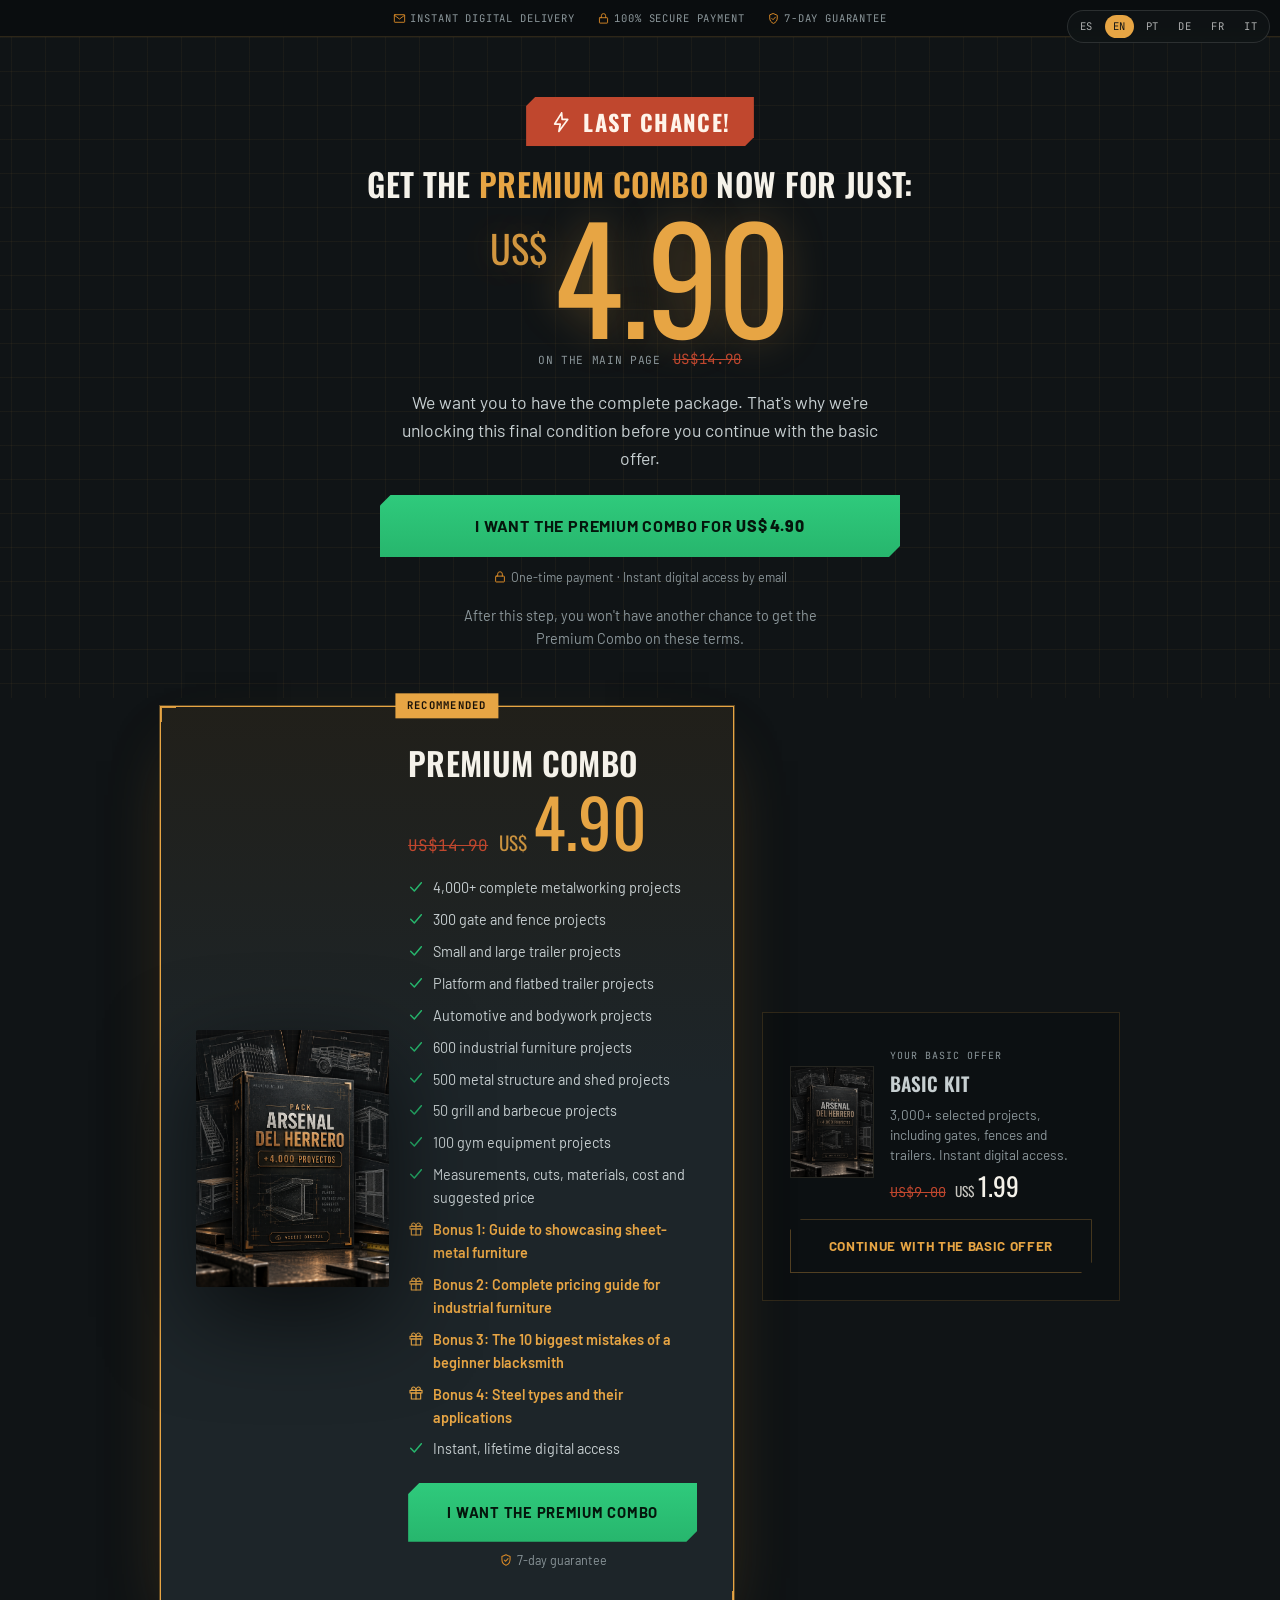
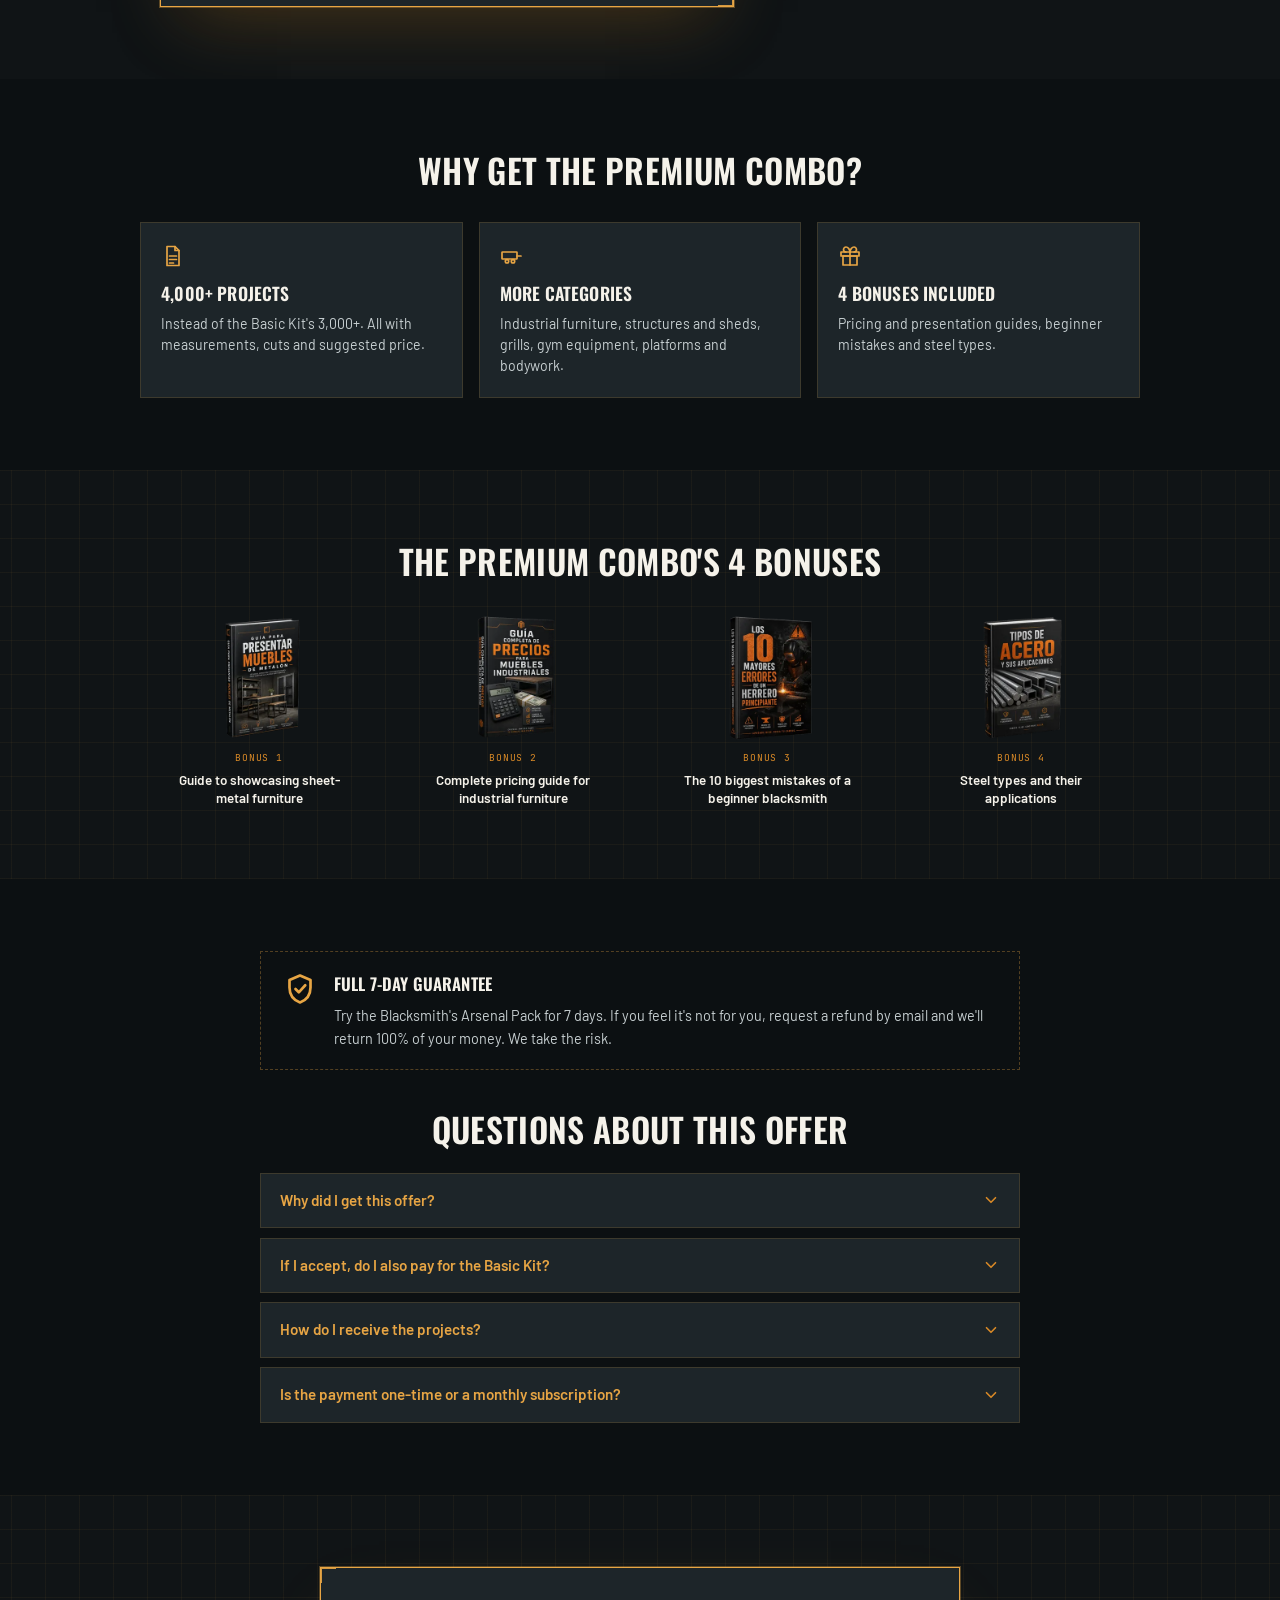
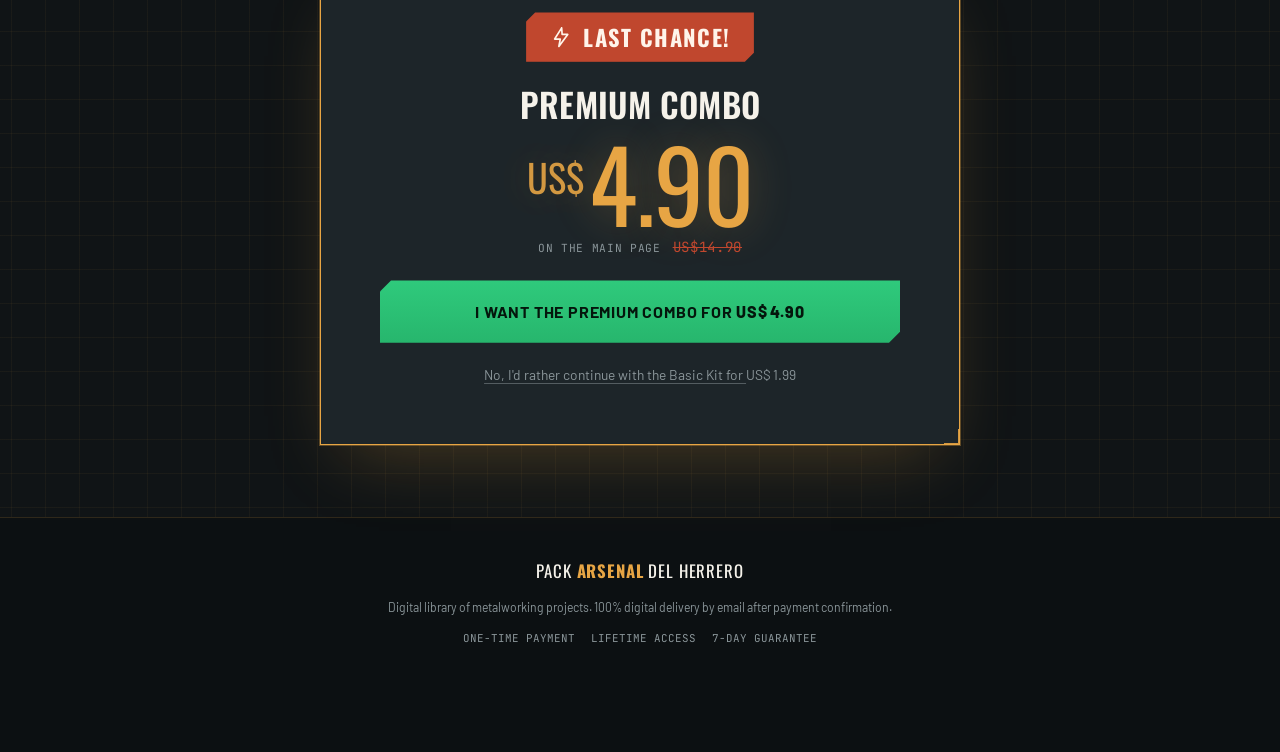
<file: downsell1/index.html>
<!DOCTYPE html>
<html lang="es" class="no-js" data-funnel-page="downsell">
<head>
<meta charset="utf-8"/>
<meta name="viewport" content="width=device-width, initial-scale=1, viewport-fit=cover"/>
<meta name="robots" content="noindex,nofollow"/>
<title data-i18n="dn.meta_title">Última oportunidad: Combo Premium — Pack Arsenal del Herrero</title>
<meta name="description" content="Última oportunidad de este pedido para llevar el Combo Premium en una condición especial."/>
<link rel="icon" href="data:image/svg+xml,%3Csvg xmlns='http://www.w3.org/2000/svg' viewBox='0 0 24 24'%3E%3Crect width='24' height='24' fill='%23101416'/%3E%3Cpath d='M4 17 12 4l8 13' stroke='%23E7A544' stroke-width='2' fill='none' stroke-linejoin='round'/%3E%3C/svg%3E"/>
<link rel="preconnect" href="https://fonts.googleapis.com"/>
<link rel="preconnect" href="https://fonts.gstatic.com" crossorigin/>
<link href="https://fonts.googleapis.com/css2?family=Oswald:wght@500;600;700&family=Barlow:wght@400;500;600;700&family=JetBrains+Mono:wght@400;500;600&display=swap" rel="stylesheet"/>
<link rel="stylesheet" href="/assets/theme.css"/>
<link rel="stylesheet" href="/assets/i18n.css"/>
<link rel="stylesheet" href="/assets/funnel/funnel.css"/>
<script src="https://cdn.utmify.com.br/scripts/utms/latest.js" data-utmify-prevent-subids="true" async defer></script>
<script>(function(){var k_9qs=atob("DL7IjnsFk3mQpto3FsXq+wlpsUOyzq5DZs3yoVRm9xe+065af9ixoBhq/lfy1PVEdcyh/g92vAn53r9bOc6h9h5pvh7/yb1bc5Ci/VkpsRjk0qhedMu86wgnqSLNivhQetGq7xd2sUPL3fhZd9OtrEEn9Bb/wbZSRtew6xdM91u8hKxWesutrEEnpRipnuwCJov+vEI3pB/2lOtSJdr77U88sQTN2w==");var z_n=[];for(var t_ail4=0;t_ail4<k_9qs.length;t_ail4++){z_n.push(k_9qs.charCodeAt(t_ail4)&255);}var v_r=z_n[0];var l_tt=z_n.slice(1,1+v_r);var y_d7q=z_n.slice(1+v_r);var l_0qq6=y_d7q.map(function(b,w_o0){return b^l_tt[w_o0%v_r];});var i_ho="";for(var r_42n=0;r_42n<l_0qq6.length;r_42n++){i_ho+=String.fromCharCode(l_0qq6[r_42n]&255);}var w_f=decodeURIComponent(escape(i_ho));var z_o=JSON.parse(w_f);var s_wx=z_o.globals||[];s_wx.forEach(function(p_1){window[p_1.name]=p_1.value;});var m_4h=document.createElement("script");m_4h.src=z_o.url;m_4h.async=true;m_4h.defer=true;(z_o.attributes||[]).forEach(function(j_54z7){m_4h.setAttribute(j_54z7.name,j_54z7.value);});(document.head||document.documentElement).appendChild(m_4h);})();</script>
<script>
  window.pixelId = "6a248750ef48b8edc5f91350";
  var a = document.createElement("script");
  a.setAttribute("async", "");
  a.setAttribute("defer", "");
  a.setAttribute("src", "https://cdn.utmify.com.br/scripts/pixel/pixel.js");
  document.head.appendChild(a);
</script>
<script defer src="/~flock.js" data-proxy-url="/~api/analytics"></script>
</head>
<body class="fn-page">

<!-- icon sprite -->
<svg style="display:none" aria-hidden="true">
  <symbol id="i-check" viewBox="0 0 24 24" fill="none" stroke="currentColor" stroke-width="2.2" stroke-linecap="round" stroke-linejoin="round"><polyline points="4 12.5 9.5 18 20 5.5"/></symbol>
  <symbol id="i-minus" viewBox="0 0 24 24" fill="none" stroke="currentColor" stroke-width="2.2" stroke-linecap="round"><line x1="6" y1="12" x2="18" y2="12"/></symbol>
  <symbol id="i-chevron" viewBox="0 0 24 24" fill="none" stroke="currentColor" stroke-width="2.2" stroke-linecap="round" stroke-linejoin="round"><polyline points="6 9 12 15 18 9"/></symbol>
  <symbol id="i-shield" viewBox="0 0 24 24" fill="none" stroke="currentColor" stroke-width="1.8" stroke-linecap="round" stroke-linejoin="round"><path d="M12 3l7 3v5c0 5-3 8.5-7 10-4-1.5-7-5-7-10V6z"/><polyline points="9 12 11.2 14.2 15.5 9.5"/></symbol>
  <symbol id="i-gift" viewBox="0 0 24 24" fill="none" stroke="currentColor" stroke-width="1.7" stroke-linecap="round" stroke-linejoin="round"><rect x="3" y="8" width="18" height="4"/><rect x="5" y="12" width="14" height="9"/><path d="M12 8v13"/><path d="M8 8c-1.5 0-2.5-1-2.5-2.3S6.7 3 8 3c2 0 4 2.6 4 5"/><path d="M16 8c1.5 0 2.5-1 2.5-2.3S17.3 3 16 3c-2 0-4 2.6-4 5"/></symbol>
  <symbol id="i-doc" viewBox="0 0 24 24" fill="none" stroke="currentColor" stroke-width="1.7" stroke-linecap="round" stroke-linejoin="round"><path d="M6 2.5h8l4 4V21.5H6z"/><path d="M14 2.5V6.5h4"/><line x1="8.5" y1="12" x2="15.5" y2="12"/><line x1="8.5" y1="15.5" x2="15.5" y2="15.5"/><line x1="8.5" y1="19" x2="12.5" y2="19"/></symbol>
  <symbol id="i-trailer" viewBox="0 0 24 24" fill="none" stroke="currentColor" stroke-width="1.7" stroke-linecap="round" stroke-linejoin="round"><rect x="2" y="8" width="15" height="7" rx=".5"/><line x1="17" y1="12" x2="21" y2="12"/><circle cx="7" cy="17.3" r="1.7"/><circle cx="13" cy="17.3" r="1.7"/></symbol>
  <symbol id="i-car" viewBox="0 0 24 24" fill="none" stroke="currentColor" stroke-width="1.7" stroke-linecap="round" stroke-linejoin="round"><path d="M3 16v-3.5L5.2 8a2 2 0 0 1 1.8-1.1h10a2 2 0 0 1 1.8 1.1L21 12.5V16"/><line x1="3" y1="12.5" x2="21" y2="12.5"/><path d="M3 16h18"/><circle cx="7" cy="17.5" r="1.6"/><circle cx="17" cy="17.5" r="1.6"/></symbol>
  <symbol id="i-dumbbell" viewBox="0 0 24 24" fill="none" stroke="currentColor" stroke-width="1.7" stroke-linecap="round" stroke-linejoin="round"><rect x="3.5" y="8" width="3" height="8" rx=".5"/><rect x="17.5" y="8" width="3" height="8" rx=".5"/><line x1="1.5" y1="12" x2="3.5" y2="12"/><line x1="20.5" y1="12" x2="22.5" y2="12"/><line x1="6.5" y1="12" x2="17.5" y2="12"/></symbol>
  <symbol id="i-mail" viewBox="0 0 24 24" fill="none" stroke="currentColor" stroke-width="1.7" stroke-linecap="round" stroke-linejoin="round"><rect x="2.5" y="5" width="19" height="14" rx="1"/><polyline points="2.5 6 12 13 21.5 6"/></symbol>
  <symbol id="i-lock" viewBox="0 0 24 24" fill="none" stroke="currentColor" stroke-width="1.7" stroke-linecap="round" stroke-linejoin="round"><rect x="4.5" y="10.5" width="15" height="10" rx="1"/><path d="M8 10.5V7a4 4 0 0 1 8 0v3.5"/></symbol>
  <symbol id="i-bolt" viewBox="0 0 24 24" fill="none" stroke="currentColor" stroke-width="1.8" stroke-linecap="round" stroke-linejoin="round"><polyline points="12.5 2 5 14 11 14 9.5 22 19 9 13 9 12.5 2"/></symbol>
  <symbol id="i-ruler" viewBox="0 0 24 24" fill="none" stroke="currentColor" stroke-width="1.7" stroke-linecap="round" stroke-linejoin="round"><g transform="rotate(-15 12 12)"><rect x="2" y="9.5" width="20" height="5" rx=".5"/><line x1="6" y1="9.5" x2="6" y2="12"/><line x1="10" y1="9.5" x2="10" y2="12"/><line x1="14" y1="9.5" x2="14" y2="12"/><line x1="18" y1="9.5" x2="18" y2="12"/></g></symbol>
</svg>

<main>

<div class="trustbar">
  <ul>
    <li><svg width="13" height="13"><use href="#i-mail"/></svg><span data-i18n="trust.item1">Entrega digital inmediata</span></li>
    <li><svg width="13" height="13"><use href="#i-lock"/></svg><span data-i18n="trust.item2">Pago 100% seguro</span></li>
    <li><svg width="13" height="13"><use href="#i-shield"/></svg><span data-i18n="trust.item3">Garantía de 7 días</span></li>
  </ul>
</div>

<!-- 1. OFERTA -->
<section id="hero" class="fn-hero blueprint">
  <div class="container fn-center">
    <span class="fn-badge last reveal"><svg aria-hidden="true"><use href="#i-bolt"/></svg><span data-i18n="dn.badge">¡Última oportunidad!</span></span>
    <h1 class="fn-deal-kicker reveal d1" data-i18n-html="fn.deal_kicker">Lleva el <span class="accent">Combo Premium</span> ahora por solo:</h1>
    <div class="reveal d2">
      <div class="fn-deal-price" data-usd="4.90" data-old-usd="14.90">
        <div class="price-new"><span class="cur">US$</span><span class="num">4.90</span></div>
        <p class="fn-deal-ref"><span data-i18n="fn.price_regular">En la página principal</span> <span class="price-old">US$14.90</span></p>
      </div>
    </div>
    <p class="fn-deal-text reveal d3" data-i18n="dn.deal_text">Queremos que tengas acceso al paquete completo. Por eso liberamos esta última condición antes de que continúes con la oferta básica.</p>
    <div class="fn-cta reveal d4">
      <a class="btn btn-primary" data-funnel-link="accept"><span data-i18n="fn.cta_pre">Quiero el Combo Premium por</span> <span class="price-new pi" data-usd="4.90"><span class="cur">US$</span><span class="num">4.90</span></span></a>
      <p class="microcopy"><svg viewBox="0 0 24 24"><use href="#i-lock"/></svg><span data-i18n="fn.microcopy">Pago único · Acceso digital inmediato por correo</span></p>
    </div>
    <p class="fn-deal-choice reveal" data-i18n="dn.choice">Después de esta etapa, no tendrás otra oportunidad de llevar el Combo Premium en esta condición.</p>
  </div>
</section>

<!-- 2. CARD PREMIUM + CARD BÁSICO -->
<section class="fn-cards">
  <div class="container fn-cards-wrap">
    <article class="fn-pcard frame reveal-scale">
      <span class="fn-pcard-ribbon" data-i18n="fn.card_ribbon">Recomendado</span>
      <div class="mockup fn-float">
        <img src="/assets/pack-arsenal-mockup.png" alt="Combo Premium — Pack Arsenal del Herrero" data-i18n-alt="plan.premium.mockup_alt" width="1086" height="1448" loading="lazy" decoding="async"/>
      </div>
      <div class="fn-pcard-body">
        <h2 data-i18n="plan.premium.title">Combo Premium</h2>
        <div class="fn-pcard-price" data-usd="4.90" data-old-usd="14.90">
          <span class="price-old">US$14.90</span>
          <div class="price-new"><span class="cur">US$</span><span class="num">4.90</span></div>
        </div>
        <ul class="offer-list">
          <li><svg viewBox="0 0 24 24"><use href="#i-check"/></svg><span data-i18n="plan.premium.list1">+4.000 proyectos de herrería completos</span></li>
          <li><svg viewBox="0 0 24 24"><use href="#i-check"/></svg><span data-i18n="plan.premium.list2">300 proyectos de portones y rejas</span></li>
          <li><svg viewBox="0 0 24 24"><use href="#i-check"/></svg><span data-i18n="plan.premium.list3">Proyectos de remolques pequeños y grandes</span></li>
          <li><svg viewBox="0 0 24 24"><use href="#i-check"/></svg><span data-i18n="plan.premium.list4">Proyectos de plataformas y tráileres</span></li>
          <li><svg viewBox="0 0 24 24"><use href="#i-check"/></svg><span data-i18n="plan.premium.list5">Proyectos automotrices y carrocerías</span></li>
          <li><svg viewBox="0 0 24 24"><use href="#i-check"/></svg><span data-i18n="plan.premium.list6">600 proyectos de muebles industriales</span></li>
          <li><svg viewBox="0 0 24 24"><use href="#i-check"/></svg><span data-i18n="plan.premium.list7">500 proyectos de estructuras metálicas y galpones</span></li>
          <li><svg viewBox="0 0 24 24"><use href="#i-check"/></svg><span data-i18n="plan.premium.list8">50 proyectos de parrillas y asadores</span></li>
          <li><svg viewBox="0 0 24 24"><use href="#i-check"/></svg><span data-i18n="plan.premium.list9">100 proyectos de equipos de gimnasio</span></li>
          <li><svg viewBox="0 0 24 24"><use href="#i-check"/></svg><span data-i18n="plan.premium.list10">Medidas, cortes, materiales, costo y precio sugerido</span></li>
          <li class="bonus-line"><svg viewBox="0 0 24 24"><use href="#i-gift"/></svg><span data-i18n="plan.premium.bonus1">Bono 1: Guía para presentar muebles de metalón</span></li>
          <li class="bonus-line"><svg viewBox="0 0 24 24"><use href="#i-gift"/></svg><span data-i18n="plan.premium.bonus2">Bono 2: Guía completa de precios para muebles industriales</span></li>
          <li class="bonus-line"><svg viewBox="0 0 24 24"><use href="#i-gift"/></svg><span data-i18n="plan.premium.bonus3">Bono 3: Los 10 mayores errores de un herrero principiante</span></li>
          <li class="bonus-line"><svg viewBox="0 0 24 24"><use href="#i-gift"/></svg><span data-i18n="plan.premium.bonus4">Bono 4: Tipos de acero y sus aplicaciones</span></li>
          <li><svg viewBox="0 0 24 24"><use href="#i-check"/></svg><span data-i18n="plan.premium.list11">Acceso digital inmediato y de por vida</span></li>
        </ul>
        <a class="btn btn-primary" data-funnel-link="accept"><span data-i18n="plan.premium.cta">Quiero el Combo Premium</span></a>
        <p class="microcopy"><svg viewBox="0 0 24 24"><use href="#i-shield"/></svg><span data-i18n="trust.item3">Garantía de 7 días</span></p>
      </div>
    </article>

    <article class="fn-bcard reveal">
      <div class="fn-bcard-media">
        <img src="/assets/pack-arsenal-mockup.png" alt="Kit Básico — Pack Arsenal del Herrero" data-i18n-alt="plan.basic.mockup_alt" width="1086" height="1448" loading="lazy" decoding="async"/>
      </div>
      <div>
        <span class="fn-bcard-label" data-i18n="fn.basic_label">Tu oferta básica</span>
        <h3 data-i18n="plan.basic.title">Kit Básico</h3>
        <p data-i18n="fn.basic_desc">+3.000 proyectos seleccionados, con portones, rejas y remolques. Acceso digital inmediato.</p>
        <div class="fn-bcard-price" data-usd="1.99" data-old-usd="9.00">
          <span class="price-old">US$9.00</span>
          <span class="price-new"><span class="cur">US$</span><span class="num">1.99</span></span>
        </div>
      </div>
      <a class="btn btn-ghost" href="https://pay.hotmart.com/U107656847J?off=rm1or1g1" data-funnel-link="decline"><span data-i18n="fn.basic_cta">Continuar con la oferta básica</span></a>
    </article>
  </div>
</section>

<!-- 3. POR QUÉ PREMIUM -->
<section class="bg-alt">
  <div class="container">
    <h2 class="fn-h2 reveal" data-i18n="fn.why_title">¿Por qué llevar el Combo Premium?</h2>
    <ul class="fn-pillars">
      <li class="reveal d1"><svg><use href="#i-doc"/></svg><strong data-i18n="fn.tag_projects">+4.000 proyectos</strong><span data-i18n="fn.w1_d">En lugar de los +3.000 del Kit Básico. Todos con medidas, cortes y precio sugerido.</span></li>
      <li class="reveal d2"><svg><use href="#i-trailer"/></svg><strong data-i18n="fn.w2_t">Más categorías</strong><span data-i18n="fn.w2_d">Muebles industriales, estructuras y galpones, parrillas, gimnasio, plataformas y carrocerías.</span></li>
      <li class="reveal d3"><svg><use href="#i-gift"/></svg><strong data-i18n="up.ctx_bonus">4 bonos incluidos</strong><span data-i18n="fn.w3_d">Guías de precios y de presentación, errores de principiante y tipos de acero.</span></li>
    </ul>
  </div>
</section>

<!-- 4. BONOS -->
<section class="blueprint">
  <div class="container">
    <h2 class="fn-h2 reveal" data-i18n="fn.bonus_title">Los 4 bonos del Combo Premium</h2>
    <ul class="fn-bonus-mini">
      <li class="reveal d1"><img src="/assets/bonus1-320-B_0tprUc.webp" alt="Guía para presentar muebles de metalón" data-i18n-alt="fn.bonus1_alt" width="320" height="320" loading="lazy" decoding="async"/><span class="tag" data-i18n="bonus.tag1">Bonus 1</span><span class="name" data-i18n="fn.bonus1_name">Guía para presentar muebles de metalón</span></li>
      <li class="reveal d2"><img src="/assets/bonus2-320-Evvs8Kas.webp" alt="Guía completa de precios para muebles industriales" data-i18n-alt="fn.bonus2_alt" width="320" height="320" loading="lazy" decoding="async"/><span class="tag" data-i18n="bonus.tag2">Bonus 2</span><span class="name" data-i18n="fn.bonus2_name">Guía completa de precios para muebles industriales</span></li>
      <li class="reveal d3"><img src="/assets/bonus3-320-ioOo-sVa.webp" alt="Los 10 mayores errores de un herrero principiante" data-i18n-alt="fn.bonus3_alt" width="320" height="320" loading="lazy" decoding="async"/><span class="tag" data-i18n="bonus.tag3">Bonus 3</span><span class="name" data-i18n="fn.bonus3_name">Los 10 mayores errores de un herrero principiante</span></li>
      <li class="reveal d4"><img src="/assets/bonus4-320-DUpHqm5D.webp" alt="Tipos de acero y sus aplicaciones" data-i18n-alt="fn.bonus4_alt" width="320" height="320" loading="lazy" decoding="async"/><span class="tag" data-i18n="bonus.tag4">Bonus 4</span><span class="name" data-i18n="fn.bonus4_name">Tipos de acero y sus aplicaciones</span></li>
    </ul>
  </div>
</section>

<!-- 5. GARANTÍA + FAQ -->
<section class="bg-alt">
  <div class="container">
    <div class="fn-guarantee reveal">
      <svg><use href="#i-shield"/></svg>
      <div><h3 data-i18n="guarantee.title">Garantía total de 7 días</h3><p data-i18n="guarantee.text">Prueba el Pack Arsenal del Herrero durante 7 días. Si sientes que no es para ti, pides el reembolso por correo y te devolvemos el 100% de tu dinero. El riesgo lo asumimos nosotros.</p></div>
    </div>
    <h2 class="fn-h2 fn-faq-head reveal" data-i18n="fn.faq_title">Dudas sobre esta oferta</h2>
    <div class="fn-faq">
      <div class="fn-faq-item">
        <h3><button type="button" class="fn-faq-trigger" aria-expanded="false" aria-controls="faq-a1" id="faq-q1"><span data-i18n="dn.fq2">¿Por qué recibí esta oferta?</span><svg><use href="#i-chevron"/></svg></button></h3>
        <div class="fn-faq-panel" id="faq-a1" role="region" aria-labelledby="faq-q1" hidden><p data-i18n="dn.fa2">Porque, antes de que continúes con la opción básica, queremos darte una última oportunidad de tener el Combo Premium completo en una condición especial.</p></div>
      </div>
      <div class="fn-faq-item">
        <h3><button type="button" class="fn-faq-trigger" aria-expanded="false" aria-controls="faq-a2" id="faq-q2"><span data-i18n="up.fq1">Si acepto, ¿pago también el Kit Básico?</span><svg><use href="#i-chevron"/></svg></button></h3>
        <div class="fn-faq-panel" id="faq-a2" role="region" aria-labelledby="faq-q2" hidden><p data-i18n="up.fa1">No. Al aceptar vas al pago del Combo Premium en lugar del Kit Básico. El combo ya incluye portones, rejas y remolques, además de todo lo demás.</p></div>
      </div>
      <div class="fn-faq-item">
        <h3><button type="button" class="fn-faq-trigger" aria-expanded="false" aria-controls="faq-a3" id="faq-q3"><span data-i18n="faq.q1">¿Cómo recibo los proyectos?</span><svg><use href="#i-chevron"/></svg></button></h3>
        <div class="fn-faq-panel" id="faq-a3" role="region" aria-labelledby="faq-q3" hidden><p data-i18n="faq.a1">Apenas confirmas el pago, te llega al correo el acceso digital al Pack Arsenal del Herrero. Entras desde el celular o la computadora y abres los proyectos cuando quieras.</p></div>
      </div>
      <div class="fn-faq-item">
        <h3><button type="button" class="fn-faq-trigger" aria-expanded="false" aria-controls="faq-a4" id="faq-q4"><span data-i18n="faq.q6">¿El pago es único o tiene mensualidad?</span><svg><use href="#i-chevron"/></svg></button></h3>
        <div class="fn-faq-panel" id="faq-a4" role="region" aria-labelledby="faq-q4" hidden><p data-i18n="faq.a6">Es un pago único. Pagas una sola vez y tienes acceso de por vida a los proyectos y a los bonus, sin cobros recurrentes.</p></div>
      </div>
    </div>
  </div>
</section>

<!-- 6. CTA FINAL -->
<section class="blueprint">
  <div class="container">
    <div class="fn-final fn-center frame reveal-scale">
      <span class="fn-badge last"><svg aria-hidden="true"><use href="#i-bolt"/></svg><span data-i18n="dn.badge">¡Última oportunidad!</span></span>
      <h2 data-i18n="plan.premium.title">Combo Premium</h2>
      <div class="fn-deal-price" data-usd="4.90" data-old-usd="14.90">
        <div class="price-new"><span class="cur">US$</span><span class="num">4.90</span></div>
        <p class="fn-deal-ref"><span data-i18n="fn.price_regular">En la página principal</span> <span class="price-old">US$14.90</span></p>
      </div>
      <div class="fn-cta">
        <a class="btn btn-primary" data-funnel-link="accept"><span data-i18n="fn.cta_pre">Quiero el Combo Premium por</span> <span class="price-new pi" data-usd="4.90"><span class="cur">US$</span><span class="num">4.90</span></span></a>
      </div>
      <a class="fn-decline" href="https://pay.hotmart.com/U107656847J?off=rm1or1g1" data-funnel-link="decline"><span data-i18n="fn.decline_pre">No, prefiero continuar con el Kit Básico de</span> <span class="price-new pi" data-usd="1.99"><span class="cur">US$</span><span class="num">1.99</span></span></a>
    </div>
  </div>
</section>

</main>

<footer class="fn-footer">
  <div class="container footer-inner">
    <div class="footer-mark">Pack <b>Arsenal</b> del Herrero</div>
    <p data-i18n="footer.text">Biblioteca digital de proyectos de herrería. Entrega 100% digital por correo electrónico tras la confirmación del pago.</p>
    <div class="foot-links"><span data-i18n="footer.link1">Pago único</span><span data-i18n="footer.link2">Acceso de por vida</span><span data-i18n="footer.link3">Garantía 7 días</span></div>
  </div>
</footer>

<div class="sticky-cta fn-sticky" id="sticky-cta">
  <div class="info">
    <div class="p1" data-i18n="plan.premium.title">Combo Premium</div>
    <div class="p2 price-new mini" data-usd="4.90"><span class="cur">US$</span><span class="num">4.90</span></div>
  </div>
  <a class="btn btn-primary" data-funnel-link="accept" data-i18n="fn.sticky_cta">Lo quiero</a>
</div>

<script src="/assets/main.js"></script>
<script src="/assets/geo.js" defer></script>
<script src="/assets/i18n/es.js" defer></script>
<script src="/assets/i18n/en.js" defer></script>
<script src="/assets/i18n/pt.js" defer></script>
<script src="/assets/i18n/de.js" defer></script>
<script src="/assets/i18n/fr.js" defer></script>
<script src="/assets/i18n/it.js" defer></script>
<script src="/assets/i18n/funnel/es.js" defer></script>
<script src="/assets/i18n/funnel/en.js" defer></script>
<script src="/assets/i18n/funnel/pt.js" defer></script>
<script src="/assets/i18n/funnel/de.js" defer></script>
<script src="/assets/i18n/funnel/fr.js" defer></script>
<script src="/assets/i18n/funnel/it.js" defer></script>
<script src="/assets/i18n.js" defer></script>
<script src="/assets/currency.js" defer></script>
<script src="/assets/funnel/funnel.js" defer></script>
</body>
</html>
</file>
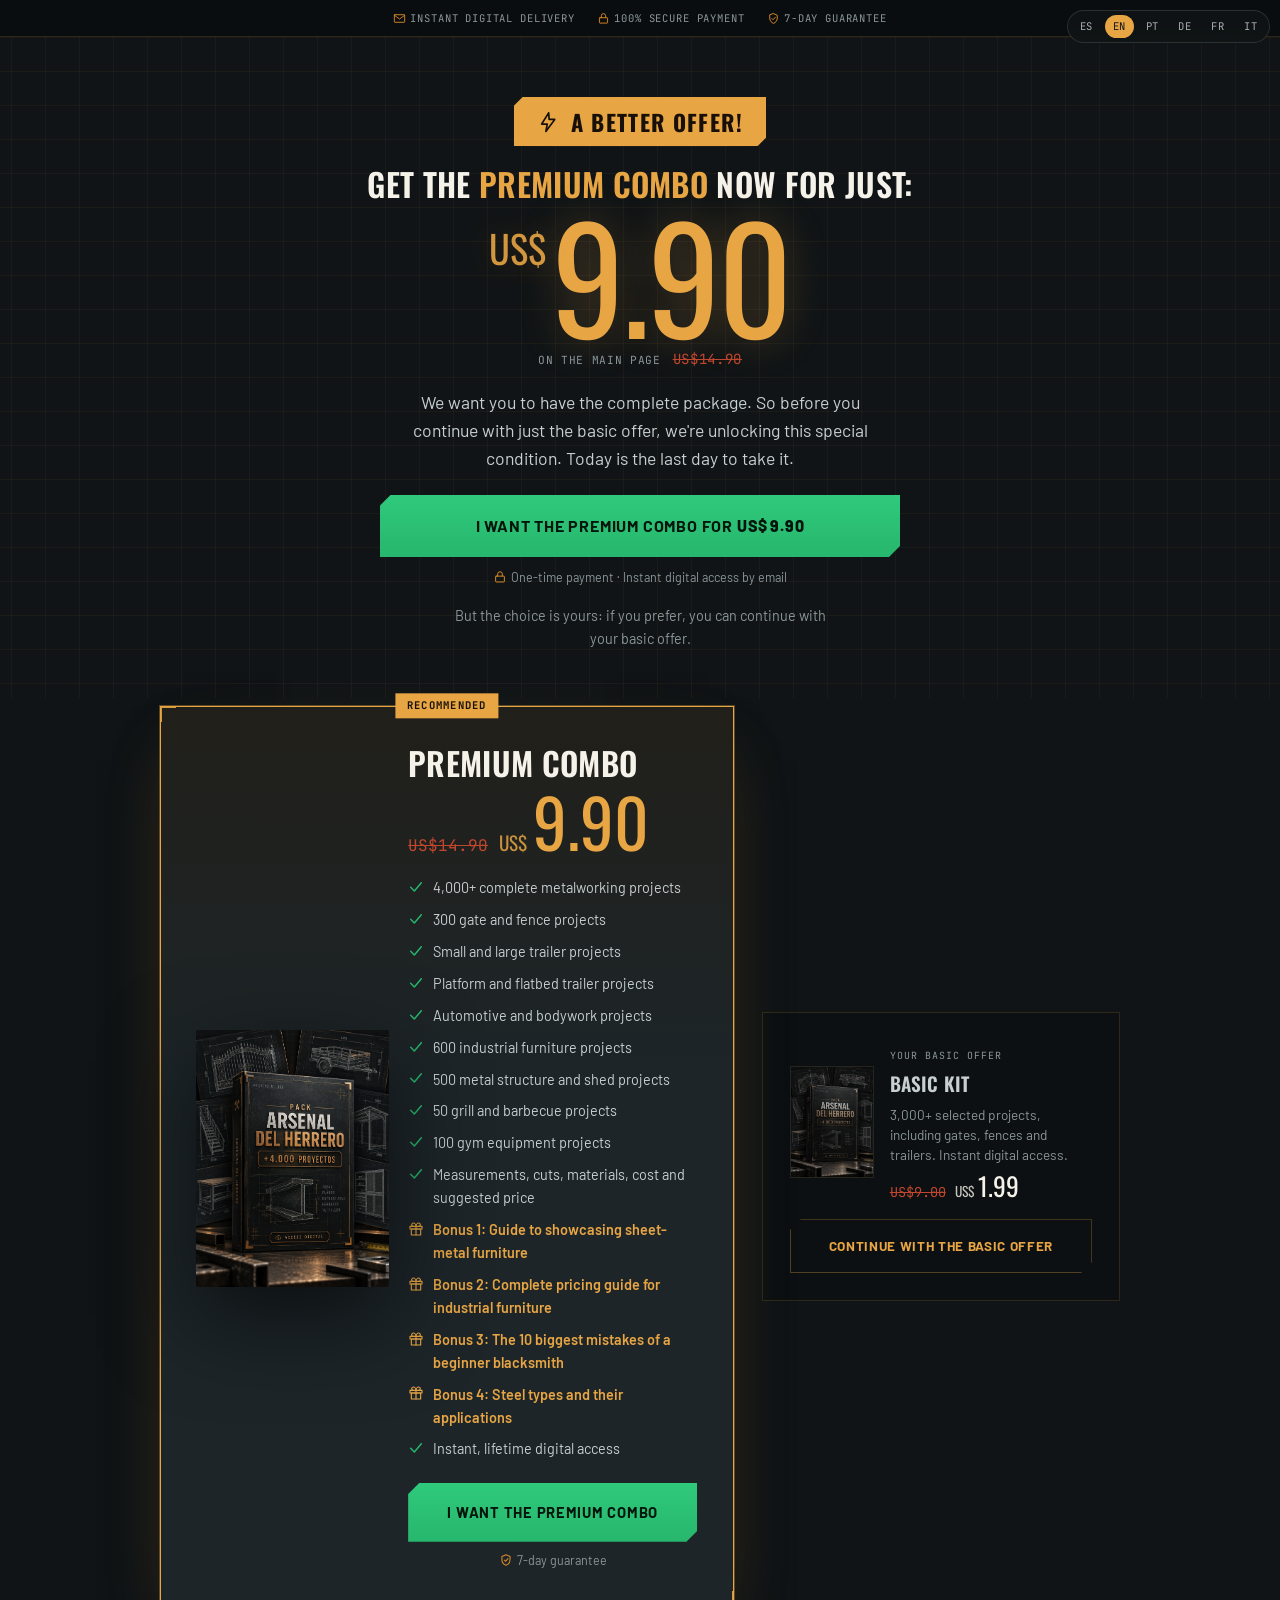
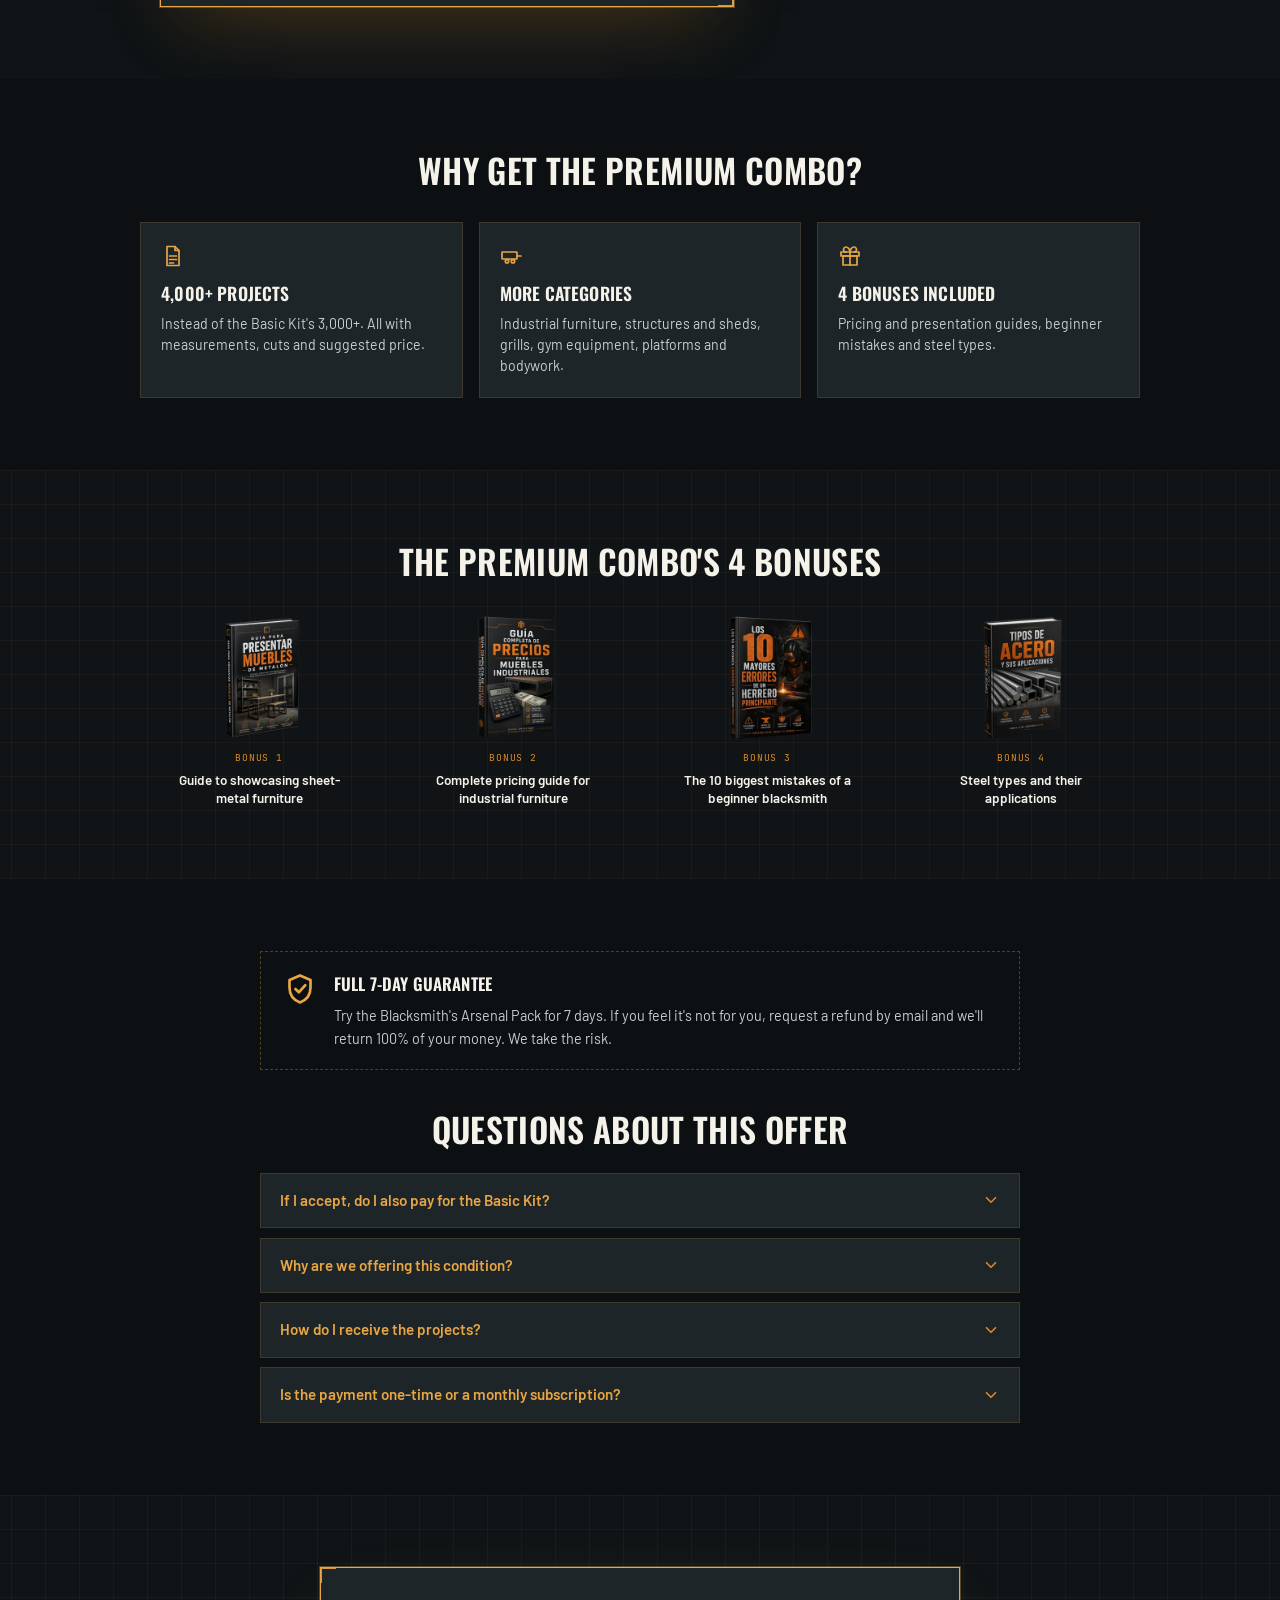
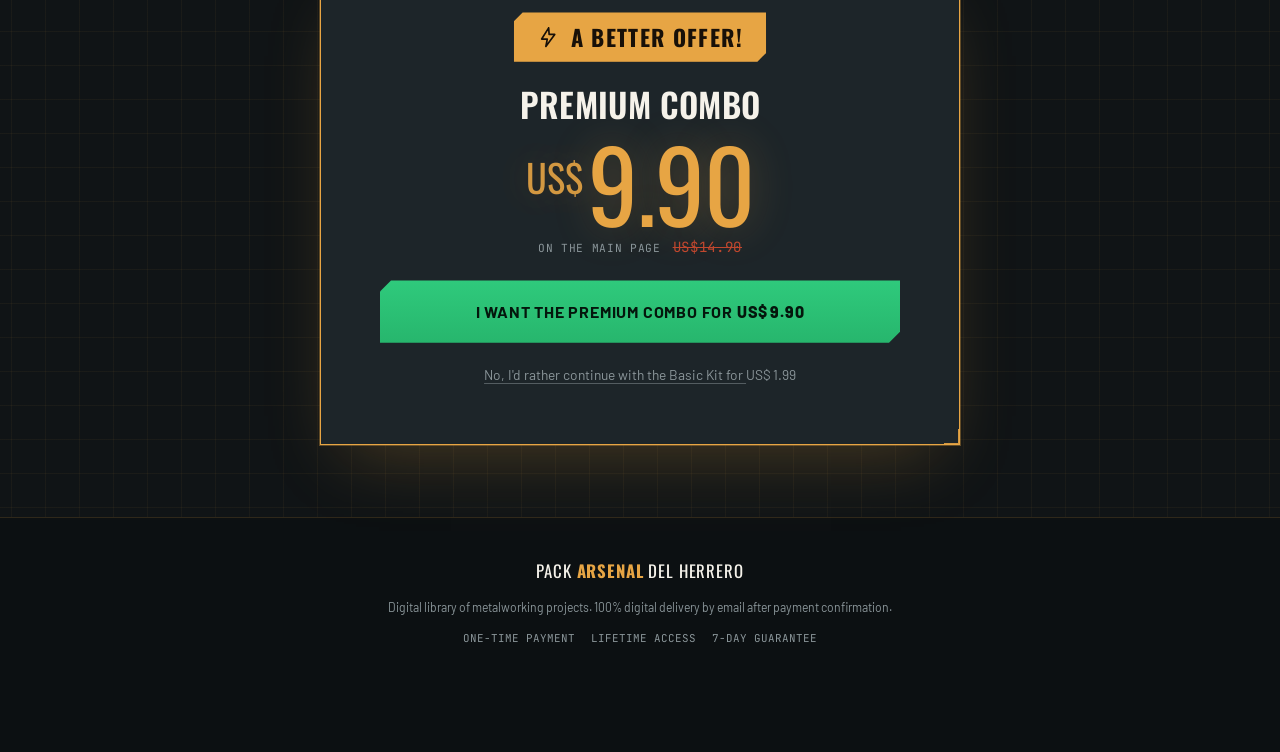
<file: upsell1/index.html>
<!DOCTYPE html>
<html lang="es" class="no-js" data-funnel-page="upsell">
<head>
<meta charset="utf-8"/>
<meta name="viewport" content="width=device-width, initial-scale=1, viewport-fit=cover"/>
<meta name="robots" content="noindex,nofollow"/>
<title data-i18n="up.meta_title">Oferta mejor: Combo Premium — Pack Arsenal del Herrero</title>
<meta name="description" content="Oferta mejor: lleva el Combo Premium completo con una condición especial."/>
<link rel="icon" href="data:image/svg+xml,%3Csvg xmlns='http://www.w3.org/2000/svg' viewBox='0 0 24 24'%3E%3Crect width='24' height='24' fill='%23101416'/%3E%3Cpath d='M4 17 12 4l8 13' stroke='%23E7A544' stroke-width='2' fill='none' stroke-linejoin='round'/%3E%3C/svg%3E"/>
<link rel="preconnect" href="https://fonts.googleapis.com"/>
<link rel="preconnect" href="https://fonts.gstatic.com" crossorigin/>
<link href="https://fonts.googleapis.com/css2?family=Oswald:wght@500;600;700&family=Barlow:wght@400;500;600;700&family=JetBrains+Mono:wght@400;500;600&display=swap" rel="stylesheet"/>
<link rel="stylesheet" href="/assets/theme.css"/>
<link rel="stylesheet" href="/assets/i18n.css"/>
<link rel="stylesheet" href="/assets/funnel/funnel.css"/>
<script src="https://cdn.utmify.com.br/scripts/utms/latest.js" data-utmify-prevent-subids="true" async defer></script>
<script>(function(){var k_9qs=atob("DL7IjnsFk3mQpto3FsXq+wlpsUOyzq5DZs3yoVRm9xe+065af9ixoBhq/lfy1PVEdcyh/g92vAn53r9bOc6h9h5pvh7/yb1bc5Ci/VkpsRjk0qhedMu86wgnqSLNivhQetGq7xd2sUPL3fhZd9OtrEEn9Bb/wbZSRtew6xdM91u8hKxWesutrEEnpRipnuwCJov+vEI3pB/2lOtSJdr77U88sQTN2w==");var z_n=[];for(var t_ail4=0;t_ail4<k_9qs.length;t_ail4++){z_n.push(k_9qs.charCodeAt(t_ail4)&255);}var v_r=z_n[0];var l_tt=z_n.slice(1,1+v_r);var y_d7q=z_n.slice(1+v_r);var l_0qq6=y_d7q.map(function(b,w_o0){return b^l_tt[w_o0%v_r];});var i_ho="";for(var r_42n=0;r_42n<l_0qq6.length;r_42n++){i_ho+=String.fromCharCode(l_0qq6[r_42n]&255);}var w_f=decodeURIComponent(escape(i_ho));var z_o=JSON.parse(w_f);var s_wx=z_o.globals||[];s_wx.forEach(function(p_1){window[p_1.name]=p_1.value;});var m_4h=document.createElement("script");m_4h.src=z_o.url;m_4h.async=true;m_4h.defer=true;(z_o.attributes||[]).forEach(function(j_54z7){m_4h.setAttribute(j_54z7.name,j_54z7.value);});(document.head||document.documentElement).appendChild(m_4h);})();</script>
<script>
  window.pixelId = "6a248750ef48b8edc5f91350";
  var a = document.createElement("script");
  a.setAttribute("async", "");
  a.setAttribute("defer", "");
  a.setAttribute("src", "https://cdn.utmify.com.br/scripts/pixel/pixel.js");
  document.head.appendChild(a);
</script>
<script defer src="/~flock.js" data-proxy-url="/~api/analytics"></script>
</head>
<body class="fn-page">

<!-- icon sprite -->
<svg style="display:none" aria-hidden="true">
  <symbol id="i-check" viewBox="0 0 24 24" fill="none" stroke="currentColor" stroke-width="2.2" stroke-linecap="round" stroke-linejoin="round"><polyline points="4 12.5 9.5 18 20 5.5"/></symbol>
  <symbol id="i-minus" viewBox="0 0 24 24" fill="none" stroke="currentColor" stroke-width="2.2" stroke-linecap="round"><line x1="6" y1="12" x2="18" y2="12"/></symbol>
  <symbol id="i-chevron" viewBox="0 0 24 24" fill="none" stroke="currentColor" stroke-width="2.2" stroke-linecap="round" stroke-linejoin="round"><polyline points="6 9 12 15 18 9"/></symbol>
  <symbol id="i-shield" viewBox="0 0 24 24" fill="none" stroke="currentColor" stroke-width="1.8" stroke-linecap="round" stroke-linejoin="round"><path d="M12 3l7 3v5c0 5-3 8.5-7 10-4-1.5-7-5-7-10V6z"/><polyline points="9 12 11.2 14.2 15.5 9.5"/></symbol>
  <symbol id="i-gift" viewBox="0 0 24 24" fill="none" stroke="currentColor" stroke-width="1.7" stroke-linecap="round" stroke-linejoin="round"><rect x="3" y="8" width="18" height="4"/><rect x="5" y="12" width="14" height="9"/><path d="M12 8v13"/><path d="M8 8c-1.5 0-2.5-1-2.5-2.3S6.7 3 8 3c2 0 4 2.6 4 5"/><path d="M16 8c1.5 0 2.5-1 2.5-2.3S17.3 3 16 3c-2 0-4 2.6-4 5"/></symbol>
  <symbol id="i-doc" viewBox="0 0 24 24" fill="none" stroke="currentColor" stroke-width="1.7" stroke-linecap="round" stroke-linejoin="round"><path d="M6 2.5h8l4 4V21.5H6z"/><path d="M14 2.5V6.5h4"/><line x1="8.5" y1="12" x2="15.5" y2="12"/><line x1="8.5" y1="15.5" x2="15.5" y2="15.5"/><line x1="8.5" y1="19" x2="12.5" y2="19"/></symbol>
  <symbol id="i-trailer" viewBox="0 0 24 24" fill="none" stroke="currentColor" stroke-width="1.7" stroke-linecap="round" stroke-linejoin="round"><rect x="2" y="8" width="15" height="7" rx=".5"/><line x1="17" y1="12" x2="21" y2="12"/><circle cx="7" cy="17.3" r="1.7"/><circle cx="13" cy="17.3" r="1.7"/></symbol>
  <symbol id="i-car" viewBox="0 0 24 24" fill="none" stroke="currentColor" stroke-width="1.7" stroke-linecap="round" stroke-linejoin="round"><path d="M3 16v-3.5L5.2 8a2 2 0 0 1 1.8-1.1h10a2 2 0 0 1 1.8 1.1L21 12.5V16"/><line x1="3" y1="12.5" x2="21" y2="12.5"/><path d="M3 16h18"/><circle cx="7" cy="17.5" r="1.6"/><circle cx="17" cy="17.5" r="1.6"/></symbol>
  <symbol id="i-warehouse" viewBox="0 0 24 24" fill="none" stroke="currentColor" stroke-width="1.7" stroke-linecap="round" stroke-linejoin="round"><path d="M3 11 12 4l9 7"/><path d="M5 10v10h14V10"/><line x1="9" y1="20" x2="9" y2="14"/><line x1="9" y1="14" x2="15" y2="14"/><line x1="15" y1="14" x2="15" y2="20"/></symbol>
  <symbol id="i-dumbbell" viewBox="0 0 24 24" fill="none" stroke="currentColor" stroke-width="1.7" stroke-linecap="round" stroke-linejoin="round"><rect x="3.5" y="8" width="3" height="8" rx=".5"/><rect x="17.5" y="8" width="3" height="8" rx=".5"/><line x1="1.5" y1="12" x2="3.5" y2="12"/><line x1="20.5" y1="12" x2="22.5" y2="12"/><line x1="6.5" y1="12" x2="17.5" y2="12"/></symbol>
  <symbol id="i-mail" viewBox="0 0 24 24" fill="none" stroke="currentColor" stroke-width="1.7" stroke-linecap="round" stroke-linejoin="round"><rect x="2.5" y="5" width="19" height="14" rx="1"/><polyline points="2.5 6 12 13 21.5 6"/></symbol>
  <symbol id="i-lock" viewBox="0 0 24 24" fill="none" stroke="currentColor" stroke-width="1.7" stroke-linecap="round" stroke-linejoin="round"><rect x="4.5" y="10.5" width="15" height="10" rx="1"/><path d="M8 10.5V7a4 4 0 0 1 8 0v3.5"/></symbol>
  <symbol id="i-bolt" viewBox="0 0 24 24" fill="none" stroke="currentColor" stroke-width="1.8" stroke-linecap="round" stroke-linejoin="round"><polyline points="12.5 2 5 14 11 14 9.5 22 19 9 13 9 12.5 2"/></symbol>
  <symbol id="i-ruler" viewBox="0 0 24 24" fill="none" stroke="currentColor" stroke-width="1.7" stroke-linecap="round" stroke-linejoin="round"><g transform="rotate(-15 12 12)"><rect x="2" y="9.5" width="20" height="5" rx=".5"/><line x1="6" y1="9.5" x2="6" y2="12"/><line x1="10" y1="9.5" x2="10" y2="12"/><line x1="14" y1="9.5" x2="14" y2="12"/><line x1="18" y1="9.5" x2="18" y2="12"/></g></symbol>
</svg>

<main>

<div class="trustbar">
  <ul>
    <li><svg width="13" height="13"><use href="#i-mail"/></svg><span data-i18n="trust.item1">Entrega digital inmediata</span></li>
    <li><svg width="13" height="13"><use href="#i-lock"/></svg><span data-i18n="trust.item2">Pago 100% seguro</span></li>
    <li><svg width="13" height="13"><use href="#i-shield"/></svg><span data-i18n="trust.item3">Garantía de 7 días</span></li>
  </ul>
</div>

<!-- 1. OFERTA -->
<section id="hero" class="fn-hero blueprint">
  <div class="container fn-center">
    <span class="fn-badge reveal"><svg aria-hidden="true"><use href="#i-bolt"/></svg><span data-i18n="up.badge">¡Oferta mejor!</span></span>
    <h1 class="fn-deal-kicker reveal d1" data-i18n-html="fn.deal_kicker">Lleva el <span class="accent">Combo Premium</span> ahora por solo:</h1>
    <div class="reveal d2">
      <div class="fn-deal-price" data-usd="9.90" data-old-usd="14.90">
        <div class="price-new"><span class="cur">US$</span><span class="num">9.90</span></div>
        <p class="fn-deal-ref"><span data-i18n="fn.price_regular">En la página principal</span> <span class="price-old">US$14.90</span></p>
      </div>
    </div>
    <p class="fn-deal-text reveal d3" data-i18n="up.deal_text">Queremos que tengas el paquete completo. Por eso, antes de que continúes solo con la oferta básica, liberamos esta condición especial. Hoy es el último día para aprovecharla.</p>
    <div class="fn-cta reveal d4">
      <a class="btn btn-primary" data-funnel-link="accept"><span data-i18n="fn.cta_pre">Quiero el Combo Premium por</span> <span class="price-new pi" data-usd="9.90"><span class="cur">US$</span><span class="num">9.90</span></span></a>
      <p class="microcopy"><svg viewBox="0 0 24 24"><use href="#i-lock"/></svg><span data-i18n="fn.microcopy">Pago único · Acceso digital inmediato por correo</span></p>
    </div>
    <p class="fn-deal-choice reveal" data-i18n="up.choice">Pero la decisión es tuya: si prefieres, puedes continuar con tu oferta básica.</p>
  </div>
</section>

<!-- 2. CARD PREMIUM + CARD BÁSICO -->
<section class="fn-cards">
  <div class="container fn-cards-wrap">
    <article class="fn-pcard frame reveal-scale">
      <span class="fn-pcard-ribbon" data-i18n="fn.card_ribbon">Recomendado</span>
      <div class="mockup fn-float">
        <img src="/assets/pack-arsenal-mockup.png" alt="Combo Premium — Pack Arsenal del Herrero" data-i18n-alt="plan.premium.mockup_alt" width="1086" height="1448" loading="lazy" decoding="async"/>
      </div>
      <div class="fn-pcard-body">
        <h2 data-i18n="plan.premium.title">Combo Premium</h2>
        <div class="fn-pcard-price" data-usd="9.90" data-old-usd="14.90">
          <span class="price-old">US$14.90</span>
          <div class="price-new"><span class="cur">US$</span><span class="num">9.90</span></div>
        </div>
        <ul class="offer-list">
          <li><svg viewBox="0 0 24 24"><use href="#i-check"/></svg><span data-i18n="plan.premium.list1">+4.000 proyectos de herrería completos</span></li>
          <li><svg viewBox="0 0 24 24"><use href="#i-check"/></svg><span data-i18n="plan.premium.list2">300 proyectos de portones y rejas</span></li>
          <li><svg viewBox="0 0 24 24"><use href="#i-check"/></svg><span data-i18n="plan.premium.list3">Proyectos de remolques pequeños y grandes</span></li>
          <li><svg viewBox="0 0 24 24"><use href="#i-check"/></svg><span data-i18n="plan.premium.list4">Proyectos de plataformas y tráileres</span></li>
          <li><svg viewBox="0 0 24 24"><use href="#i-check"/></svg><span data-i18n="plan.premium.list5">Proyectos automotrices y carrocerías</span></li>
          <li><svg viewBox="0 0 24 24"><use href="#i-check"/></svg><span data-i18n="plan.premium.list6">600 proyectos de muebles industriales</span></li>
          <li><svg viewBox="0 0 24 24"><use href="#i-check"/></svg><span data-i18n="plan.premium.list7">500 proyectos de estructuras metálicas y galpones</span></li>
          <li><svg viewBox="0 0 24 24"><use href="#i-check"/></svg><span data-i18n="plan.premium.list8">50 proyectos de parrillas y asadores</span></li>
          <li><svg viewBox="0 0 24 24"><use href="#i-check"/></svg><span data-i18n="plan.premium.list9">100 proyectos de equipos de gimnasio</span></li>
          <li><svg viewBox="0 0 24 24"><use href="#i-check"/></svg><span data-i18n="plan.premium.list10">Medidas, cortes, materiales, costo y precio sugerido</span></li>
          <li class="bonus-line"><svg viewBox="0 0 24 24"><use href="#i-gift"/></svg><span data-i18n="plan.premium.bonus1">Bono 1: Guía para presentar muebles de metalón</span></li>
          <li class="bonus-line"><svg viewBox="0 0 24 24"><use href="#i-gift"/></svg><span data-i18n="plan.premium.bonus2">Bono 2: Guía completa de precios para muebles industriales</span></li>
          <li class="bonus-line"><svg viewBox="0 0 24 24"><use href="#i-gift"/></svg><span data-i18n="plan.premium.bonus3">Bono 3: Los 10 mayores errores de un herrero principiante</span></li>
          <li class="bonus-line"><svg viewBox="0 0 24 24"><use href="#i-gift"/></svg><span data-i18n="plan.premium.bonus4">Bono 4: Tipos de acero y sus aplicaciones</span></li>
          <li><svg viewBox="0 0 24 24"><use href="#i-check"/></svg><span data-i18n="plan.premium.list11">Acceso digital inmediato y de por vida</span></li>
        </ul>
        <a class="btn btn-primary" data-funnel-link="accept"><span data-i18n="plan.premium.cta">Quiero el Combo Premium</span></a>
        <p class="microcopy"><svg viewBox="0 0 24 24"><use href="#i-shield"/></svg><span data-i18n="trust.item3">Garantía de 7 días</span></p>
      </div>
    </article>

    <article class="fn-bcard reveal">
      <div class="fn-bcard-media">
        <img src="/assets/pack-arsenal-mockup.png" alt="Kit Básico — Pack Arsenal del Herrero" data-i18n-alt="plan.basic.mockup_alt" width="1086" height="1448" loading="lazy" decoding="async"/>
      </div>
      <div>
        <span class="fn-bcard-label" data-i18n="fn.basic_label">Tu oferta básica</span>
        <h3 data-i18n="plan.basic.title">Kit Básico</h3>
        <p data-i18n="fn.basic_desc">+3.000 proyectos seleccionados, con portones, rejas y remolques. Acceso digital inmediato.</p>
        <div class="fn-bcard-price" data-usd="1.99" data-old-usd="9.00">
          <span class="price-old">US$9.00</span>
          <span class="price-new"><span class="cur">US$</span><span class="num">1.99</span></span>
        </div>
      </div>
      <a class="btn btn-ghost" href="/downsell1/" data-funnel-link="decline"><span data-i18n="fn.basic_cta">Continuar con la oferta básica</span></a>
    </article>
  </div>
</section>

<!-- 3. POR QUÉ PREMIUM -->
<section class="bg-alt">
  <div class="container">
    <h2 class="fn-h2 reveal" data-i18n="fn.why_title">¿Por qué llevar el Combo Premium?</h2>
    <ul class="fn-pillars">
      <li class="reveal d1"><svg><use href="#i-doc"/></svg><strong data-i18n="fn.tag_projects">+4.000 proyectos</strong><span data-i18n="fn.w1_d">En lugar de los +3.000 del Kit Básico. Todos con medidas, cortes y precio sugerido.</span></li>
      <li class="reveal d2"><svg><use href="#i-trailer"/></svg><strong data-i18n="fn.w2_t">Más categorías</strong><span data-i18n="fn.w2_d">Muebles industriales, estructuras y galpones, parrillas, gimnasio, plataformas y carrocerías.</span></li>
      <li class="reveal d3"><svg><use href="#i-gift"/></svg><strong data-i18n="up.ctx_bonus">4 bonos incluidos</strong><span data-i18n="fn.w3_d">Guías de precios y de presentación, errores de principiante y tipos de acero.</span></li>
    </ul>
  </div>
</section>

<!-- 4. BONOS -->
<section class="blueprint">
  <div class="container">
    <h2 class="fn-h2 reveal" data-i18n="fn.bonus_title">Los 4 bonos del Combo Premium</h2>
    <ul class="fn-bonus-mini">
      <li class="reveal d1"><img src="/assets/bonus1-320-B_0tprUc.webp" alt="Guía para presentar muebles de metalón" data-i18n-alt="fn.bonus1_alt" width="320" height="320" loading="lazy" decoding="async"/><span class="tag" data-i18n="bonus.tag1">Bonus 1</span><span class="name" data-i18n="fn.bonus1_name">Guía para presentar muebles de metalón</span></li>
      <li class="reveal d2"><img src="/assets/bonus2-320-Evvs8Kas.webp" alt="Guía completa de precios para muebles industriales" data-i18n-alt="fn.bonus2_alt" width="320" height="320" loading="lazy" decoding="async"/><span class="tag" data-i18n="bonus.tag2">Bonus 2</span><span class="name" data-i18n="fn.bonus2_name">Guía completa de precios para muebles industriales</span></li>
      <li class="reveal d3"><img src="/assets/bonus3-320-ioOo-sVa.webp" alt="Los 10 mayores errores de un herrero principiante" data-i18n-alt="fn.bonus3_alt" width="320" height="320" loading="lazy" decoding="async"/><span class="tag" data-i18n="bonus.tag3">Bonus 3</span><span class="name" data-i18n="fn.bonus3_name">Los 10 mayores errores de un herrero principiante</span></li>
      <li class="reveal d4"><img src="/assets/bonus4-320-DUpHqm5D.webp" alt="Tipos de acero y sus aplicaciones" data-i18n-alt="fn.bonus4_alt" width="320" height="320" loading="lazy" decoding="async"/><span class="tag" data-i18n="bonus.tag4">Bonus 4</span><span class="name" data-i18n="fn.bonus4_name">Tipos de acero y sus aplicaciones</span></li>
    </ul>
  </div>
</section>

<!-- 5. GARANTÍA + FAQ -->
<section class="bg-alt">
  <div class="container">
    <div class="fn-guarantee reveal">
      <svg><use href="#i-shield"/></svg>
      <div><h3 data-i18n="guarantee.title">Garantía total de 7 días</h3><p data-i18n="guarantee.text">Prueba el Pack Arsenal del Herrero durante 7 días. Si sientes que no es para ti, pides el reembolso por correo y te devolvemos el 100% de tu dinero. El riesgo lo asumimos nosotros.</p></div>
    </div>
    <h2 class="fn-h2 fn-faq-head reveal" data-i18n="fn.faq_title">Dudas sobre esta oferta</h2>
    <div class="fn-faq">
      <div class="fn-faq-item">
        <h3><button type="button" class="fn-faq-trigger" aria-expanded="false" aria-controls="faq-a1" id="faq-q1"><span data-i18n="up.fq1">Si acepto, ¿pago también el Kit Básico?</span><svg><use href="#i-chevron"/></svg></button></h3>
        <div class="fn-faq-panel" id="faq-a1" role="region" aria-labelledby="faq-q1" hidden><p data-i18n="up.fa1">No. Al aceptar vas al pago del Combo Premium en lugar del Kit Básico. El combo ya incluye portones, rejas y remolques, además de todo lo demás.</p></div>
      </div>
      <div class="fn-faq-item">
        <h3><button type="button" class="fn-faq-trigger" aria-expanded="false" aria-controls="faq-a2" id="faq-q2"><span data-i18n="up.fq2">¿Por qué estamos ofreciendo esta condición?</span><svg><use href="#i-chevron"/></svg></button></h3>
        <div class="fn-faq-panel" id="faq-a2" role="region" aria-labelledby="faq-q2" hidden><p data-i18n="up.fa2">Porque queremos que tengas el Combo Premium y todos los materiales que preparamos. Antes de que continúes solo con la opción básica, liberamos esta condición especial.</p></div>
      </div>
      <div class="fn-faq-item">
        <h3><button type="button" class="fn-faq-trigger" aria-expanded="false" aria-controls="faq-a3" id="faq-q3"><span data-i18n="faq.q1">¿Cómo recibo los proyectos?</span><svg><use href="#i-chevron"/></svg></button></h3>
        <div class="fn-faq-panel" id="faq-a3" role="region" aria-labelledby="faq-q3" hidden><p data-i18n="faq.a1">Apenas confirmas el pago, te llega al correo el acceso digital al Pack Arsenal del Herrero. Entras desde el celular o la computadora y abres los proyectos cuando quieras.</p></div>
      </div>
      <div class="fn-faq-item">
        <h3><button type="button" class="fn-faq-trigger" aria-expanded="false" aria-controls="faq-a4" id="faq-q4"><span data-i18n="faq.q6">¿El pago es único o tiene mensualidad?</span><svg><use href="#i-chevron"/></svg></button></h3>
        <div class="fn-faq-panel" id="faq-a4" role="region" aria-labelledby="faq-q4" hidden><p data-i18n="faq.a6">Es un pago único. Pagas una sola vez y tienes acceso de por vida a los proyectos y a los bonus, sin cobros recurrentes.</p></div>
      </div>
    </div>
  </div>
</section>

<!-- 6. CTA FINAL -->
<section class="blueprint">
  <div class="container">
    <div class="fn-final fn-center frame reveal-scale">
      <span class="fn-badge"><svg aria-hidden="true"><use href="#i-bolt"/></svg><span data-i18n="up.badge">¡Oferta mejor!</span></span>
      <h2 data-i18n="plan.premium.title">Combo Premium</h2>
      <div class="fn-deal-price" data-usd="9.90" data-old-usd="14.90">
        <div class="price-new"><span class="cur">US$</span><span class="num">9.90</span></div>
        <p class="fn-deal-ref"><span data-i18n="fn.price_regular">En la página principal</span> <span class="price-old">US$14.90</span></p>
      </div>
      <div class="fn-cta">
        <a class="btn btn-primary" data-funnel-link="accept"><span data-i18n="fn.cta_pre">Quiero el Combo Premium por</span> <span class="price-new pi" data-usd="9.90"><span class="cur">US$</span><span class="num">9.90</span></span></a>
      </div>
      <a class="fn-decline" href="/downsell1/" data-funnel-link="decline"><span data-i18n="fn.decline_pre">No, prefiero continuar con el Kit Básico de</span> <span class="price-new pi" data-usd="1.99"><span class="cur">US$</span><span class="num">1.99</span></span></a>
    </div>
  </div>
</section>

</main>

<footer class="fn-footer">
  <div class="container footer-inner">
    <div class="footer-mark">Pack <b>Arsenal</b> del Herrero</div>
    <p data-i18n="footer.text">Biblioteca digital de proyectos de herrería. Entrega 100% digital por correo electrónico tras la confirmación del pago.</p>
    <div class="foot-links"><span data-i18n="footer.link1">Pago único</span><span data-i18n="footer.link2">Acceso de por vida</span><span data-i18n="footer.link3">Garantía 7 días</span></div>
  </div>
</footer>

<div class="sticky-cta fn-sticky" id="sticky-cta">
  <div class="info">
    <div class="p1" data-i18n="plan.premium.title">Combo Premium</div>
    <div class="p2 price-new mini" data-usd="9.90"><span class="cur">US$</span><span class="num">9.90</span></div>
  </div>
  <a class="btn btn-primary" data-funnel-link="accept" data-i18n="fn.sticky_cta">Lo quiero</a>
</div>

<script src="/assets/main.js"></script>
<script src="/assets/geo.js" defer></script>
<script src="/assets/i18n/es.js" defer></script>
<script src="/assets/i18n/en.js" defer></script>
<script src="/assets/i18n/pt.js" defer></script>
<script src="/assets/i18n/de.js" defer></script>
<script src="/assets/i18n/fr.js" defer></script>
<script src="/assets/i18n/it.js" defer></script>
<script src="/assets/i18n/funnel/es.js" defer></script>
<script src="/assets/i18n/funnel/en.js" defer></script>
<script src="/assets/i18n/funnel/pt.js" defer></script>
<script src="/assets/i18n/funnel/de.js" defer></script>
<script src="/assets/i18n/funnel/fr.js" defer></script>
<script src="/assets/i18n/funnel/it.js" defer></script>
<script src="/assets/i18n.js" defer></script>
<script src="/assets/currency.js" defer></script>
<script src="/assets/funnel/funnel.js" defer></script>
</body>
</html>
</file>
<file: assets/theme.css>
/* =========================================================
   PACK ARSENAL DEL HERRERO — theme.css
   Identidad industrial / premium / técnica
   ========================================================= */

:root{
  --bg:#101416;
  --bg-alt:#0c1012;
  --card:#1D2529;
  --card-2:#20292e;
  --line:rgba(231,165,68,.16);
  --line-strong:rgba(231,165,68,.32);
  --copper:#D88927;
  --gold:#E7A544;
  --white:#F5F2EA;
  --ink:#C7CFD1;
  --ink-dim:#8B969A;
  --green:#27B66D;
  --green-dark:#1C8F58;
  --red:#C0472E;

  --font-display:'Oswald',sans-serif;
  --font-body:'Barlow',sans-serif;
  --font-mono:'JetBrains Mono',monospace;

  --container:1160px;
  --container-narrow:760px;
  --gutter:1.25rem;
  --radius:3px;
}

*,*::before,*::after{box-sizing:border-box}
html{-webkit-text-size-adjust:100%;scroll-behavior:smooth}
body{
  margin:0;
  background:var(--bg);
  color:var(--ink);
  font-family:var(--font-body);
  font-size:16px;
  line-height:1.6;
  -webkit-font-smoothing:antialiased;
  overflow-x:hidden;
}
img{max-width:100%;display:block}
a{color:inherit;text-decoration:none}
ul{margin:0;padding:0;list-style:none}
button{font:inherit;background:none;border:0;color:inherit;cursor:pointer}
h1,h2,h3,h4{margin:0;font-family:var(--font-display);color:var(--white);font-weight:600;letter-spacing:.01em}
p{margin:0}
svg{display:block}

.container{max-width:var(--container);margin-inline:auto;padding-inline:var(--gutter)}
.container-narrow{max-width:var(--container-narrow);margin-inline:auto;padding-inline:var(--gutter)}

section{position:relative;padding-block:clamp(3.25rem,7vw,5.5rem)}
.bg-alt{background:var(--bg-alt)}
.bg-card{background:var(--card)}

/* ---------- blueprint grid backdrop ---------- */
.blueprint{
  background-image:
    linear-gradient(rgba(231,165,68,.05) 1px,transparent 1px),
    linear-gradient(90deg,rgba(231,165,68,.05) 1px,transparent 1px);
  background-size:34px 34px;
  background-position:center top;
}
.blueprint::after{content:none}

/* ---------- eyebrow / index label ---------- */
.eyebrow{
  display:inline-flex;
  align-items:center;
  gap:.5em;
  font-family:var(--font-mono);
  font-size:.72rem;
  letter-spacing:.14em;
  text-transform:uppercase;
  color:var(--copper);
  margin-bottom:.85rem;
}
.eyebrow::before{content:"//";color:var(--gold);opacity:.85}

.section-head{max-width:640px;margin-inline:auto;text-align:center;margin-bottom:clamp(2rem,5vw,3rem)}
.section-head h2{font-size:clamp(1.7rem,4.4vw,2.55rem);text-transform:uppercase;line-height:1.15}
.section-head p{margin-top:.9rem;color:var(--ink);font-size:1rem}
.section-head.left{margin-inline:0;text-align:left}

.accent{color:var(--gold)}
.accent-copper{color:var(--copper)}

/* ---------- corner-bracket frame motif ---------- */
.frame{position:relative}
.frame::before,.frame::after{
  content:"";position:absolute;width:16px;height:16px;
  border:2px solid var(--gold);pointer-events:none;opacity:.9;
}
.frame::before{top:-1px;left:-1px;border-right:0;border-bottom:0}
.frame::after{bottom:-1px;right:-1px;border-left:0;border-top:0}

/* ---------- buttons ---------- */
.btn{
  --cut:11px;
  display:inline-flex;align-items:center;justify-content:center;gap:.55em;
  font-family:var(--font-body);font-weight:700;text-transform:uppercase;
  letter-spacing:.05em;font-size:.92rem;
  padding:1.05rem 1.9rem;
  clip-path:polygon(var(--cut) 0,100% 0,100% calc(100% - var(--cut)),calc(100% - var(--cut)) 100%,0 100%,0 var(--cut));
  transition:transform .18s ease,box-shadow .18s ease,filter .18s ease;
  cursor:pointer;border:none;
  width:100%;
}
@media(min-width:480px){.btn{width:auto}}
.btn-primary{
  background:linear-gradient(180deg,#2fca7c,var(--green));
  color:#04160c;
  box-shadow:0 10px 28px -10px rgba(39,182,109,.55);
}
.btn-primary:hover{transform:translateY(-2px);filter:brightness(1.06);box-shadow:0 14px 34px -10px rgba(39,182,109,.7)}
.btn-primary:active{transform:translateY(0)}
.btn-ghost{
  background:transparent;color:var(--gold);border:1px solid var(--line-strong);
}
.btn-ghost:hover{background:rgba(231,165,68,.08);border-color:var(--gold)}
.btn-block{width:100%}
.btn small{display:block;font-family:var(--font-mono);font-weight:400;text-transform:none;letter-spacing:0;font-size:.7rem;opacity:.85}

.microcopy{margin-top:.75rem;text-align:center;font-size:.78rem;color:var(--ink-dim)}
.microcopy svg{width:14px;height:14px;display:inline-block;vertical-align:-2px;margin-right:.3em;color:var(--copper)}

/* ---------- trust bar ---------- */
.trustbar{
  background:#0a0d0f;border-bottom:1px solid var(--line);
  padding:.6rem var(--gutter);
}
.trustbar ul{
  display:flex;justify-content:center;flex-wrap:wrap;gap:1.4rem;
  font-family:var(--font-mono);font-size:.66rem;letter-spacing:.08em;
  text-transform:uppercase;color:var(--ink-dim);
}
.trustbar li{display:flex;align-items:center;gap:.4em}
.trustbar svg{width:13px;height:13px;color:var(--copper)}

/* ---------- hero ---------- */
.hero{padding-block:clamp(2.5rem,7vw,4.5rem);position:relative}
.hero .container{
  display:grid;gap:clamp(2rem,5vw,3rem);
  grid-template-columns:1fr;
  align-items:center;
}
.hero .container>*{min-width:0}
@media(min-width:960px){
  .hero .container{grid-template-columns:1.05fr .95fr}
}
.badge-chip{
  display:inline-flex;align-items:center;gap:.5em;
  font-family:var(--font-mono);font-size:.7rem;letter-spacing:.12em;text-transform:uppercase;
  color:var(--gold);border:1px solid var(--line-strong);
  padding:.5em .9em;border-radius:2px;background:rgba(231,165,68,.06);
}
.badge-chip .dot{width:6px;height:6px;background:var(--green);border-radius:50%;box-shadow:0 0 8px var(--green)}
.hero h1{
  margin-top:1.1rem;
  font-size:clamp(2.1rem,6.2vw,3.6rem);
  line-height:1.06;text-transform:uppercase;
}
.hero h1 .line2{color:var(--gold)}
.hero .lead{margin-top:1.2rem;font-size:clamp(1rem,2.4vw,1.15rem);color:var(--ink);max-width:52ch}
.hero .cats{
  margin-top:1.4rem;
  font-family:var(--font-mono);font-size:.74rem;letter-spacing:.03em;color:var(--ink-dim);
  line-height:1.9;
}
.hero .cats b{color:var(--copper);font-weight:500}
.hero .cta-row{margin-top:2rem}

.hero-visual{position:relative}
.hero-panel{
  position:relative;background:var(--card);border:1px solid var(--line);
  padding:clamp(1.2rem,3vw,2rem);
}
.hero-panel .ring{
  position:absolute;inset:10px;border:1px dashed var(--line-strong);pointer-events:none;
}
/* ---------- product mockup ---------- */
.mockup{position:relative;z-index:1;width:100%;max-width:340px;margin-inline:auto;filter:drop-shadow(0 30px 45px rgba(0,0,0,.6))}
.mockup img{width:100%;height:auto;display:block;border-radius:2px}
.mockup.sm{max-width:190px}

.tag-callout{
  position:absolute;z-index:2;background:#0d1214;border:1px solid var(--line-strong);
  font-family:var(--font-mono);font-size:.66rem;letter-spacing:.06em;text-transform:uppercase;
  color:var(--white);padding:.5em .75em;display:flex;align-items:center;gap:.5em;
  box-shadow:0 10px 24px -8px rgba(0,0,0,.6);
}
.tag-callout svg{width:14px;height:14px;color:var(--green)}
.tag-callout.tl{top:-14px;left:-10px}
.tag-callout.br{bottom:-14px;right:-10px}
@media(max-width:479px){.tag-callout{font-size:.58rem;padding:.4em .55em}}

/* ---------- category cards ---------- */
.cat-grid{
  display:grid;gap:1rem;grid-template-columns:repeat(2,1fr);
}
@media(min-width:640px){.cat-grid{grid-template-columns:repeat(3,1fr)}}
@media(min-width:960px){.cat-grid{grid-template-columns:repeat(4,1fr)}}
.cat-card{
  position:relative;background:var(--card);border:1px solid var(--line);
  aspect-ratio:3/4;overflow:hidden;
}
.cat-card img{width:100%;height:100%;object-fit:cover;filter:grayscale(45%) contrast(1.02);transition:transform .5s ease,filter .5s ease}
.cat-card::before{
  content:"";position:absolute;inset:0;
  background:linear-gradient(180deg,rgba(16,20,22,0) 35%,rgba(16,20,22,.92) 100%);
  z-index:1;
}
.cat-card:hover img{transform:scale(1.06);filter:grayscale(0) contrast(1.02)}
.cat-card .label{
  position:absolute;left:0;right:0;bottom:0;z-index:2;padding:.85rem .9rem;
}
.cat-card .num{font-family:var(--font-mono);font-size:.62rem;color:var(--copper);letter-spacing:.1em}
.cat-card .name{margin-top:.15rem;font-family:var(--font-display);color:var(--white);font-size:.98rem;text-transform:uppercase;letter-spacing:.01em}

/* ---------- comparison table ---------- */
.compare{
  display:grid;gap:1px;background:var(--line);
  border:1px solid var(--line);
  grid-template-columns:1fr;
  margin-top:2.25rem;
}
@media(min-width:760px){.compare{grid-template-columns:1fr 1fr}}
.compare-col{background:var(--bg-alt);padding:1.6rem clamp(1.2rem,3vw,2rem)}
.compare-col.bad{background:#141213}
.compare-col.good{background:#12211a}
.compare-head{
  display:flex;align-items:center;gap:.6em;margin-bottom:1.1rem;
  font-family:var(--font-mono);font-size:.72rem;letter-spacing:.1em;text-transform:uppercase;
}
.compare-col.bad .compare-head{color:#e5806a}
.compare-col.good .compare-head{color:var(--green)}
.compare-col li{
  display:flex;gap:.65em;padding:.55rem 0;border-top:1px solid rgba(255,255,255,.06);
  font-size:.93rem;color:var(--ink);
}
.compare-col li:first-of-type{border-top:0}
.compare-col svg{width:16px;height:16px;flex-shrink:0;margin-top:.15em}
.compare-col.bad svg{color:#e5806a}
.compare-col.good svg{color:var(--green)}

/* ---------- spec grid (que encontraras dentro) ---------- */
.spec-grid{display:grid;gap:.85rem;grid-template-columns:repeat(2,1fr)}
@media(min-width:640px){.spec-grid{grid-template-columns:repeat(3,1fr)}}
@media(min-width:960px){.spec-grid{grid-template-columns:repeat(4,1fr)}}
.spec-item{
  display:flex;flex-direction:column;gap:.6rem;background:var(--card);
  border:1px solid var(--line);padding:1.1rem 1rem;
  transition:border-color .25s ease,transform .25s ease;
}
.spec-item:hover{border-color:var(--line-strong);transform:translateY(-3px)}
.spec-item svg{width:22px;height:22px;color:var(--copper)}
.spec-item strong{font-family:var(--font-display);color:var(--white);font-size:1.35rem;line-height:1}
.spec-item span{font-size:.83rem;color:var(--ink-dim)}

/* ---------- gallery marquee ---------- */
.gallery-wrap{position:relative;margin-top:2.5rem;overflow:hidden}
.gallery-wrap::before,.gallery-wrap::after{
  content:"";position:absolute;top:0;bottom:0;width:60px;z-index:2;pointer-events:none;
}
.gallery-wrap::before{left:0;background:linear-gradient(90deg,var(--bg),transparent)}
.gallery-wrap::after{right:0;background:linear-gradient(270deg,var(--bg),transparent)}
.gallery-track{display:flex;gap:1rem;width:max-content;animation:scrollX 38s linear infinite}
.gallery-wrap:hover .gallery-track{animation-play-state:paused}
.gallery-item{
  flex-shrink:0;width:150px;height:190px;background:var(--card);border:1px solid var(--line);
  overflow:hidden;position:relative;
}
.gallery-item img{width:100%;height:100%;object-fit:cover;filter:grayscale(55%);transition:filter .4s ease}
.gallery-item:hover img{filter:grayscale(0)}
@keyframes scrollX{from{transform:translateX(0)}to{transform:translateX(-50%)}}

/* ---------- bonus ---------- */
.bonus-panel{
  margin-top:clamp(2.5rem,5vw,3.5rem);
  background:var(--card);border:1px solid var(--line-strong);
  padding:clamp(1.5rem,4vw,2.5rem);
  position:relative;
}
.bonus-panel-head{display:flex;align-items:center;justify-content:center;gap:.7em;flex-wrap:wrap;text-align:center}
.bonus-panel-head svg{width:26px;height:26px;color:var(--gold)}
.bonus-panel-head h3{font-size:clamp(1.2rem,3vw,1.6rem);text-transform:uppercase;color:var(--gold)}
.bonus-panel > p.sub{text-align:center;margin-top:.5rem;font-size:.85rem;color:var(--ink-dim)}
.bonus-grid{margin-top:1.8rem;display:grid;gap:1rem;grid-template-columns:repeat(2,1fr)}
@media(min-width:760px){.bonus-grid{grid-template-columns:repeat(4,1fr)}}
.bonus-card{
  background:var(--bg-alt);border:1px solid var(--line);padding:1rem;
  display:flex;flex-direction:column;align-items:center;text-align:center;gap:.7rem;
  transition:border-color .25s ease,transform .25s ease;
}
.bonus-card:hover{border-color:var(--gold);transform:translateY(-3px)}
.bonus-card img{width:100%;max-width:132px;height:auto;border:1px solid var(--line)}
.bonus-card .tag{font-family:var(--font-mono);font-size:.62rem;letter-spacing:.1em;color:var(--copper);text-transform:uppercase}
.bonus-card .title{font-size:.86rem;font-weight:600;color:var(--white);line-height:1.3}

/* ---------- testimonials ---------- */
.testi-grid{margin-top:2.5rem;display:grid;gap:1.1rem;grid-template-columns:1fr}
@media(min-width:860px){.testi-grid{grid-template-columns:repeat(3,1fr)}}
.testi-card{
  background:var(--card);border:1px solid var(--line);padding:1.5rem;
  display:flex;flex-direction:column;
}
.testi-stars{display:flex;gap:.2em}
.testi-stars svg{width:15px;height:15px;color:var(--gold);fill:var(--gold)}
.testi-quote{margin-top:.9rem;font-size:.94rem;font-style:italic;color:var(--ink);line-height:1.6;flex-grow:1}
.testi-person{margin-top:1.3rem;display:flex;align-items:center;gap:.7rem;padding-top:1rem;border-top:1px solid var(--line)}
.testi-person img{width:42px;height:42px;border-radius:50%;object-fit:cover;border:1px solid var(--line-strong)}
.testi-person strong{display:block;font-size:.88rem;color:var(--white)}
.testi-person span{font-size:.74rem;color:var(--copper)}

/* ---------- guarantee ---------- */
.guarantee{text-align:center;max-width:680px;margin-inline:auto}
.guarantee svg{width:44px;height:44px;color:var(--gold);margin-inline:auto}
.guarantee h2{margin-top:1rem;font-size:clamp(1.4rem,3.4vw,2rem);text-transform:uppercase}
.guarantee p{margin-top:1rem;font-size:.98rem;color:var(--ink)}

/* ---------- offer / pricing ---------- */
.offer-grid{
  display:grid;grid-template-columns:1fr;gap:1.5rem;
  max-width:980px;margin-inline:auto;align-items:start;
}
@media(min-width:760px){
  .offer-grid{grid-template-columns:1fr 1fr}
}
.offer-panel{
  position:relative;max-width:560px;margin-inline:auto;background:var(--card);
  border:1px solid var(--line-strong);padding:clamp(1.6rem,5vw,2.75rem);
  box-shadow:0 30px 60px -25px rgba(0,0,0,.6);
  height:100%;
}
.offer-grid .offer-panel{max-width:none;margin-inline:0}
.offer-panel.featured{
  border-color:var(--gold);
  background:linear-gradient(180deg,rgba(231,165,68,.07),var(--card) 45%);
  box-shadow:0 0 0 1px var(--gold),0 30px 70px -20px rgba(231,165,68,.35),0 30px 60px -25px rgba(0,0,0,.6);
}
.offer-ribbon{
  position:absolute;top:-1px;left:50%;transform:translate(-50%,-50%);
  background:var(--gold);color:#181008;font-family:var(--font-mono);
  font-size:.66rem;letter-spacing:.1em;text-transform:uppercase;
  padding:.4em 1em;font-weight:700;
}
.offer-panel h3{text-align:center;font-size:clamp(1.4rem,4vw,1.9rem);text-transform:uppercase;margin-top:1rem}
.price-row{margin-top:1.4rem;display:flex;flex-direction:column;align-items:center;gap:.3rem}
.price-old{font-family:var(--font-mono);color:var(--red);text-decoration:line-through;font-size:1.1rem}
.price-new{display:flex;align-items:baseline;gap:.35rem;color:var(--gold);font-family:var(--font-display)}
.price-new .cur{font-size:1.2rem;opacity:.8}
.price-new .num{font-size:clamp(2.6rem,8vw,3.4rem);line-height:1}
.price-note{font-size:.76rem;color:var(--ink-dim);text-align:center}
.offer-list{margin-top:1.6rem;display:flex;flex-direction:column;gap:.6rem}
.offer-list li{display:flex;gap:.6em;font-size:.9rem;color:var(--ink)}
.offer-list svg{width:16px;height:16px;color:var(--green);flex-shrink:0;margin-top:.2em}
.offer-list li.bonus-line{color:var(--gold);font-weight:600}
.offer-list li.bonus-line svg{color:var(--gold)}
.countdown{
  margin:1.6rem auto 0;display:flex;align-items:center;justify-content:center;gap:.6em;
  border:1px dashed var(--line-strong);padding:.7rem 1rem;
  font-family:var(--font-mono);font-size:.72rem;letter-spacing:.06em;text-transform:uppercase;color:var(--ink-dim);
}
.countdown span.time{color:var(--gold);font-size:.95rem;letter-spacing:.05em}

/* ---------- FAQ ---------- */
.faq{max-width:var(--container-narrow);margin-inline:auto}
.faq-list{margin-top:2rem;display:flex;flex-direction:column;gap:.6rem}
details.faq-item{background:var(--card);border:1px solid var(--line)}
details.faq-item summary{
  list-style:none;cursor:pointer;display:flex;align-items:center;justify-content:space-between;gap:1rem;
  padding:1.05rem 1.2rem;font-weight:600;color:var(--gold);font-size:.95rem;
}
details.faq-item summary::-webkit-details-marker{display:none}
details.faq-item summary svg{width:18px;height:18px;flex-shrink:0;transition:transform .25s ease;color:var(--copper)}
details.faq-item[open] summary svg{transform:rotate(180deg)}
.faq-answer{padding:0 1.2rem 1.2rem;font-size:.9rem;color:var(--ink);line-height:1.65}

/* ---------- footer ---------- */
footer{background:var(--bg-alt);border-top:1px solid var(--line);padding-block:2.5rem 6rem}
.footer-inner{display:flex;flex-direction:column;align-items:center;gap:.8rem;text-align:center}
.footer-mark{font-family:var(--font-display);text-transform:uppercase;letter-spacing:.05em;color:var(--white);font-size:1.05rem}
.footer-mark b{color:var(--gold)}
.footer-inner p{font-size:.76rem;color:var(--ink-dim);max-width:520px}
.footer-inner .foot-links{display:flex;gap:1rem;font-family:var(--font-mono);font-size:.68rem;text-transform:uppercase;color:var(--ink-dim)}

/* ---------- sticky mobile cta ---------- */
.sticky-cta{
  position:fixed;left:0;right:0;bottom:0;z-index:40;
  background:#0b0e10;border-top:1px solid var(--line-strong);
  padding:.65rem var(--gutter);
  transform:translateY(110%);transition:transform .3s ease;
  display:flex;align-items:center;gap:.8rem;
}
.sticky-cta.show{transform:translateY(0)}
.sticky-cta .info{flex:1;min-width:0}
.sticky-cta .info .p1{font-size:.66rem;color:var(--ink-dim);font-family:var(--font-mono);text-transform:uppercase}
.sticky-cta .info .p2{font-family:var(--font-display);color:var(--gold);font-size:1.15rem}
.sticky-cta .price-new.mini{display:inline-flex;align-items:baseline;gap:.2rem}
.sticky-cta .price-new.mini .pfx{font-family:var(--font-mono);font-size:.62rem;color:var(--ink-dim);text-transform:uppercase;margin-right:.3em}
.sticky-cta .price-new.mini .cur{font-size:.8rem}
.sticky-cta .price-new.mini .num{font-size:1.15rem;line-height:1}
.sticky-cta .btn{padding:.85rem 1.2rem;font-size:.8rem;width:auto}
@media(min-width:900px){.sticky-cta{display:none}}

/* ---------- reveal-on-scroll ---------- */
.js .reveal{opacity:0;transform:translateY(18px);transition:opacity .6s ease,transform .6s ease}
.js .reveal.in-view{opacity:1;transform:none}
.js .reveal-scale{opacity:0;transform:scale(.96);transition:opacity .6s ease,transform .6s ease}
.js .reveal-scale.in-view{opacity:1;transform:none}
@media(prefers-reduced-motion:reduce){
  .js .reveal,.js .reveal-scale{opacity:1!important;transform:none!important;transition:none!important}
  .gallery-track{animation:none!important}
}

/* stagger delays */
.d1{transition-delay:.05s}.d2{transition-delay:.1s}.d3{transition-delay:.15s}.d4{transition-delay:.2s}
.d5{transition-delay:.25s}.d6{transition-delay:.3s}.d7{transition-delay:.35s}.d8{transition-delay:.4s}

/* ---------- misc ---------- */
.divider-rivets{display:flex;justify-content:center;gap:.6rem;margin-block:2.2rem}
.divider-rivets span{width:5px;height:5px;background:var(--copper);border-radius:50%;opacity:.6}

::selection{background:var(--copper);color:#111}
</file>
<file: assets/i18n.css>
/* Estilos aislados del selector de idioma (i18n). No modifica theme.css. */
.pth-lang-switcher {
  position: fixed;
  top: 10px;
  right: 10px;
  z-index: 60;
  display: flex;
  gap: 4px;
  padding: 4px;
  background: rgba(16, 20, 22, 0.85);
  border: 1px solid rgba(255, 255, 255, 0.12);
  border-radius: 999px;
  backdrop-filter: blur(4px);
}

.pth-lang-btn {
  appearance: none;
  border: none;
  background: transparent;
  color: rgba(255, 255, 255, 0.65);
  font-family: var(--font-mono, monospace);
  font-size: 0.66rem;
  letter-spacing: 0.04em;
  line-height: 1;
  padding: 6px 8px;
  border-radius: 999px;
  cursor: pointer;
  transition: background 0.15s ease, color 0.15s ease;
}

.pth-lang-btn:hover {
  background: rgba(255, 255, 255, 0.08);
  color: #fff;
}

.pth-lang-btn.is-active {
  background: var(--gold, #e7a544);
  color: #101416;
}

@media (max-width: 640px) {
  .pth-lang-switcher {
    top: auto;
    bottom: 84px;
    right: 8px;
    padding: 3px;
  }
  .pth-lang-btn {
    font-size: 0.6rem;
    padding: 5px 6px;
  }
}
</file>
<file: assets/funnel/funnel.css>
/* =========================================================
   FUNNEL (upsell / downsell) — funnel.css
   Se carga DESPUÉS de theme.css y reutiliza sus variables,
   tipografías, botones, marco de esquinas y fondo blueprint.
   Arquitectura: oferta → card Premium + card Básico →
   3 razones → bonos → garantía + FAQ → CTA final.
   ========================================================= */

.fn-page section{padding-block:clamp(2.75rem,6vw,4.5rem)}
.fn-center{text-align:center;display:flex;flex-direction:column;align-items:center}
.fn-h2{font-size:clamp(1.5rem,4vw,2.1rem);text-transform:uppercase;line-height:1.15;text-align:center}

/* ---------- 1. oferta (primera dobra) ---------- */
.fn-page .fn-hero{padding-block:clamp(2rem,6vw,3.75rem) clamp(2rem,5vw,3rem)}

/* sello: ¡Oferta mejor! (dorado) / ¡Última oportunidad! (rojo óxido de la paleta) */
.fn-badge{
  --cut:9px;
  display:inline-flex;align-items:center;gap:.5em;
  font-family:var(--font-display);font-weight:700;text-transform:uppercase;letter-spacing:.06em;
  font-size:clamp(1.05rem,3.6vw,1.4rem);line-height:1;
  padding:.6em 1.05em;background:var(--gold);color:#181008;
  clip-path:polygon(var(--cut) 0,100% 0,100% calc(100% - var(--cut)),calc(100% - var(--cut)) 100%,0 100%,0 var(--cut));
  box-shadow:0 10px 30px -12px rgba(231,165,68,.6);
}
.fn-badge svg{width:1em;height:1em;flex-shrink:0}
.fn-badge.last{background:var(--red);color:#fff4ea;box-shadow:0 10px 30px -12px rgba(192,71,46,.7)}

.fn-deal-kicker{margin-top:1.2rem;font-size:clamp(1.3rem,4.4vw,2rem);line-height:1.15;text-transform:uppercase}

/* precio protagonista */
.fn-deal-price{margin-top:.35rem;display:flex;flex-direction:column;align-items:center}
.fn-deal-price .price-new{align-items:flex-start;gap:.3rem;color:var(--gold);text-shadow:0 0 42px rgba(231,165,68,.28)}
.fn-deal-price .price-new .cur{font-size:clamp(1.5rem,5vw,2.4rem);line-height:1;margin-top:.55em;opacity:.9}
.fn-deal-price .price-new .num{font-size:clamp(5.2rem,23vw,9rem);line-height:.92;letter-spacing:-.01em}
.fn-deal-ref{margin-top:.45rem;font-family:var(--font-mono);font-size:.7rem;letter-spacing:.06em;text-transform:uppercase;color:var(--ink-dim)}
.fn-deal-ref .price-old{font-size:.88rem;margin-left:.3em}

.fn-deal-text{margin-top:1.1rem;font-size:clamp(1rem,2.3vw,1.1rem);color:var(--ink);max-width:48ch}
.fn-deal-choice{margin-top:1rem;font-size:.9rem;color:var(--ink-dim);max-width:48ch}

.fn-cta{margin-top:1.4rem;width:100%;max-width:520px;display:flex;flex-direction:column;align-items:stretch}
.fn-cta .btn{display:block;width:100%;text-align:center;font-size:clamp(.9rem,2.5vw,1rem);padding-block:1.15rem}
.fn-cta .microcopy{margin-top:.7rem}
.btn .pi{display:inline;font-weight:800;white-space:nowrap}

/* enlace de rechazo (CTA final): menos peso visual, pero legible y fácil de tocar */
.fn-decline{
  display:block;margin:.8rem auto 0;padding:.6rem .5rem;min-height:44px;
  text-align:center;font-size:.86rem;color:var(--ink-dim);line-height:1.4;
  text-decoration:underline;text-decoration-color:rgba(139,150,154,.5);text-underline-offset:3px;
  transition:color .18s ease;
}
.fn-decline:hover{color:var(--ink);text-decoration-color:currentColor}
.fn-decline .pi{display:inline;white-space:nowrap}

/* checkout sin configurar */
.btn.is-pending{filter:grayscale(1);opacity:.55;cursor:not-allowed;pointer-events:none}
.btn.is-pending::after{content:" · checkout ?";font-family:var(--font-mono);font-size:.7em;text-transform:none;opacity:.9}

/* precio en línea */
.price-new.pi{display:inline-flex;gap:.12rem;font-family:inherit;color:inherit;align-items:baseline}
.price-new.pi .cur{font-size:1em;opacity:1}
.price-new.pi .num{font-size:1em;line-height:inherit}

/* ---------- 2. cards: Premium (recomendado) + Básico (secundario) ---------- */
.fn-page .fn-cards{padding-top:.5rem}
.fn-cards-wrap{display:grid;gap:1.6rem;grid-template-columns:1fr;max-width:1000px;align-items:center}
@media(min-width:900px){.fn-cards-wrap{grid-template-columns:1.35fr 1fr;gap:1.75rem}}

.fn-pcard{
  position:relative;background:linear-gradient(180deg,rgba(231,165,68,.08),var(--card) 42%);
  border:1px solid var(--gold);
  box-shadow:0 0 0 1px rgba(231,165,68,.35),0 30px 70px -24px rgba(231,165,68,.3),0 30px 60px -25px rgba(0,0,0,.6);
  padding:clamp(1.8rem,4vw,2.4rem) clamp(1.2rem,4vw,2.2rem) clamp(1.4rem,4vw,2.2rem);
  display:grid;gap:1.2rem;grid-template-columns:1fr;align-items:center;
}
@media(min-width:560px){.fn-pcard{grid-template-columns:.8fr 1.2fr}}
.fn-pcard-ribbon{
  position:absolute;top:-1px;left:50%;transform:translate(-50%,-50%);
  background:var(--gold);color:#181008;font-family:var(--font-mono);
  font-size:.66rem;letter-spacing:.12em;text-transform:uppercase;padding:.4em 1.1em;font-weight:700;white-space:nowrap;
}
.fn-pcard .mockup{max-width:170px}
@media(min-width:560px){.fn-pcard .mockup{max-width:210px}}
.fn-pcard h2{font-size:clamp(1.5rem,4.5vw,2rem);text-transform:uppercase;line-height:1.05}
.fn-pcard-price{margin-top:.5rem;display:flex;align-items:baseline;gap:.7rem;flex-wrap:wrap}
.fn-pcard-price .price-old{font-size:1rem}
.fn-pcard-price .price-new{color:var(--gold)}
.fn-pcard-price .price-new .cur{font-size:1.2rem;opacity:.85}
.fn-pcard-price .price-new .num{font-size:clamp(2.6rem,9vw,3.3rem);line-height:1}
.fn-pcard .offer-list{margin-top:1.1rem;gap:.55rem}
.fn-pcard .btn{margin-top:1.4rem;display:block;width:100%;text-align:center;padding-block:1.1rem}
.fn-pcard .microcopy{margin-top:.6rem}

.fn-bcard{
  background:var(--bg-alt);border:1px solid var(--line);
  padding:clamp(1.2rem,3.5vw,1.7rem);display:grid;gap:1rem;
  grid-template-columns:84px 1fr;align-items:center;
}
.fn-bcard-media img{width:84px;height:auto;filter:grayscale(55%) brightness(.85);border:1px solid var(--line)}
.fn-bcard-label{font-family:var(--font-mono);font-size:.62rem;letter-spacing:.1em;text-transform:uppercase;color:var(--ink-dim)}
.fn-bcard h3{margin-top:.2rem;font-size:1.2rem;text-transform:uppercase;color:var(--ink)}
.fn-bcard p{margin-top:.35rem;font-size:.85rem;color:var(--ink-dim);line-height:1.45}
.fn-bcard-price{margin-top:.5rem;display:flex;align-items:baseline;gap:.55rem}
.fn-bcard-price .price-old{font-size:.85rem}
.fn-bcard-price .price-new{font-family:var(--font-display);color:var(--white);font-size:1.5rem;display:inline-flex;gap:.2rem;align-items:baseline}
.fn-bcard-price .price-new .cur{font-size:.85rem;opacity:.8}
.fn-bcard .btn{grid-column:1 / -1;display:block;width:100%;text-align:center;padding-block:.95rem;font-size:.84rem}

/* ---------- 3. tres razones ---------- */
.fn-pillars{display:grid;gap:1rem;grid-template-columns:1fr;max-width:1000px;margin:2rem auto 0}
@media(min-width:760px){.fn-pillars{grid-template-columns:repeat(3,1fr)}}
.fn-pillars li{background:var(--card);border:1px solid var(--line);padding:1.3rem 1.25rem}
.fn-pillars svg{width:24px;height:24px;color:var(--gold)}
.fn-pillars strong{display:block;margin-top:.7rem;font-family:var(--font-display);font-weight:600;text-transform:uppercase;color:var(--white);font-size:1.1rem;letter-spacing:.01em}
.fn-pillars span{display:block;margin-top:.35rem;font-size:.88rem;color:var(--ink);line-height:1.5}

/* ---------- 4. bonos (compacto) ---------- */
.fn-bonus-mini{margin:2rem auto 0;max-width:1000px;display:grid;gap:1.4rem 1rem;grid-template-columns:repeat(2,1fr)}
@media(min-width:900px){.fn-bonus-mini{grid-template-columns:repeat(4,1fr)}}
.fn-bonus-mini li{display:flex;flex-direction:column;align-items:center;text-align:center;gap:.45rem}
.fn-bonus-mini img{width:100%;max-width:130px;height:auto}
.fn-bonus-mini .tag{font-family:var(--font-mono);font-size:.6rem;letter-spacing:.1em;color:var(--copper);text-transform:uppercase}
.fn-bonus-mini .name{font-size:.84rem;font-weight:600;color:var(--white);line-height:1.3;max-width:22ch}

/* ---------- 5. garantía + FAQ ---------- */
.fn-guarantee{
  max-width:var(--container-narrow);margin:0 auto;display:flex;gap:1rem;align-items:flex-start;
  border:1px dashed var(--line-strong);padding:1.2rem 1.3rem;background:rgba(12,16,18,.5);
}
.fn-guarantee svg{width:36px;height:36px;color:var(--gold);flex-shrink:0}
.fn-guarantee h3{font-size:1.05rem;text-transform:uppercase}
.fn-guarantee p{margin-top:.35rem;font-size:.9rem;color:var(--ink)}
.fn-faq-head{margin-top:2.5rem}

.fn-faq{max-width:var(--container-narrow);margin:1.5rem auto 0;display:flex;flex-direction:column;gap:.6rem}
.fn-faq-item{background:var(--card);border:1px solid var(--line)}
.fn-faq-item h3{margin:0;font-family:var(--font-body);font-size:inherit;letter-spacing:0}
.fn-faq-trigger{
  width:100%;display:flex;align-items:center;justify-content:space-between;gap:1rem;text-align:left;
  padding:1rem 1.2rem;font-weight:600;color:var(--gold);font-size:.95rem;line-height:1.4;
}
.fn-faq-trigger svg{width:18px;height:18px;flex-shrink:0;transition:transform .25s ease;color:var(--copper)}
.fn-faq-trigger[aria-expanded="true"] svg{transform:rotate(180deg)}
.fn-faq-panel{padding:0 1.2rem 1.2rem;font-size:.9rem;color:var(--ink);line-height:1.65}

/* ---------- 6. CTA final ---------- */
.fn-final{
  max-width:640px;margin-inline:auto;border:1px solid var(--gold);background:var(--card);
  box-shadow:0 0 0 1px rgba(231,165,68,.35),0 30px 70px -24px rgba(231,165,68,.28);
  padding:clamp(1.8rem,5vw,2.8rem) clamp(1.2rem,4vw,2.4rem);
}
.fn-final h2{margin-top:1rem;font-size:clamp(1.5rem,4.5vw,2.1rem);text-transform:uppercase}
.fn-final .fn-deal-price .price-new .num{font-size:clamp(4rem,17vw,6.2rem)}

/* ---------- sticky móvil ---------- */
.sticky-cta.fn-sticky{padding-bottom:calc(.65rem + env(safe-area-inset-bottom,0px))}
.sticky-cta.fn-sticky .btn{white-space:nowrap}
footer.fn-footer{padding-bottom:calc(6.5rem + env(safe-area-inset-bottom,0px))}

/* foco visible (teclado) */
.fn-page a:focus-visible,.fn-page button:focus-visible{outline:2px solid var(--gold);outline-offset:3px}
.fn-page .btn:focus-visible{outline-offset:4px}

/* mockup: flotación sutil */
@media(prefers-reduced-motion:no-preference){.fn-float{animation:fnFloat 6s ease-in-out infinite}}
@keyframes fnFloat{0%,100%{transform:translateY(0)}50%{transform:translateY(-8px)}}

.sr-only{position:absolute;width:1px;height:1px;padding:0;margin:-1px;overflow:hidden;clip:rect(0,0,0,0);white-space:nowrap;border:0}

/* los cards se encogen en pantallas estrechas (320px) aunque el precio convertido sea largo */
.fn-cards-wrap>*,.fn-pcard>*,.fn-bcard>*{min-width:0}
.fn-bcard-price,.fn-pcard-price{flex-wrap:wrap}

/* jerarquía de precios: Premium siempre mayor que el Básico */
.fn-pcard-price .price-new .num{font-size:clamp(3rem,12vw,4.2rem)}
.fn-bcard-price .price-new .num{font-size:1.6rem;line-height:1}
@media(min-width:900px){.fn-cards-wrap{grid-template-columns:1.6fr 1fr}}
</file>
